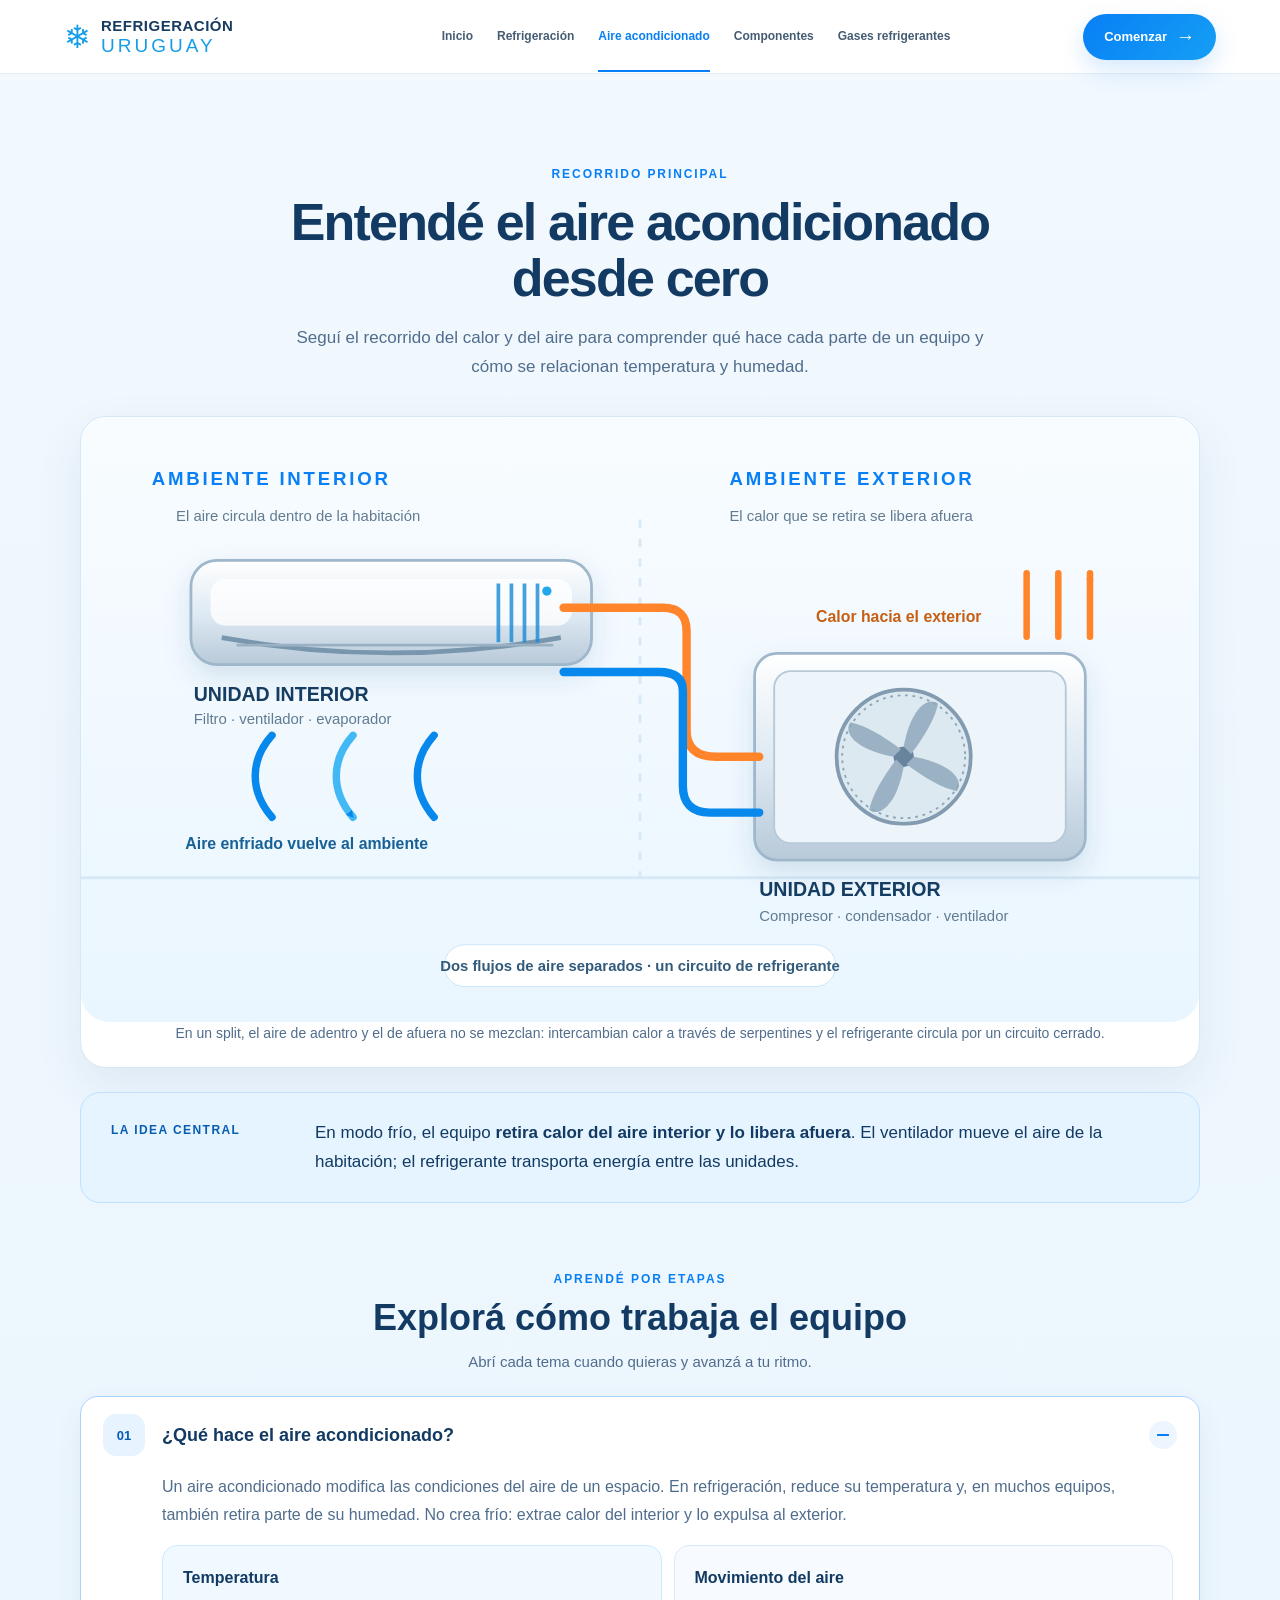
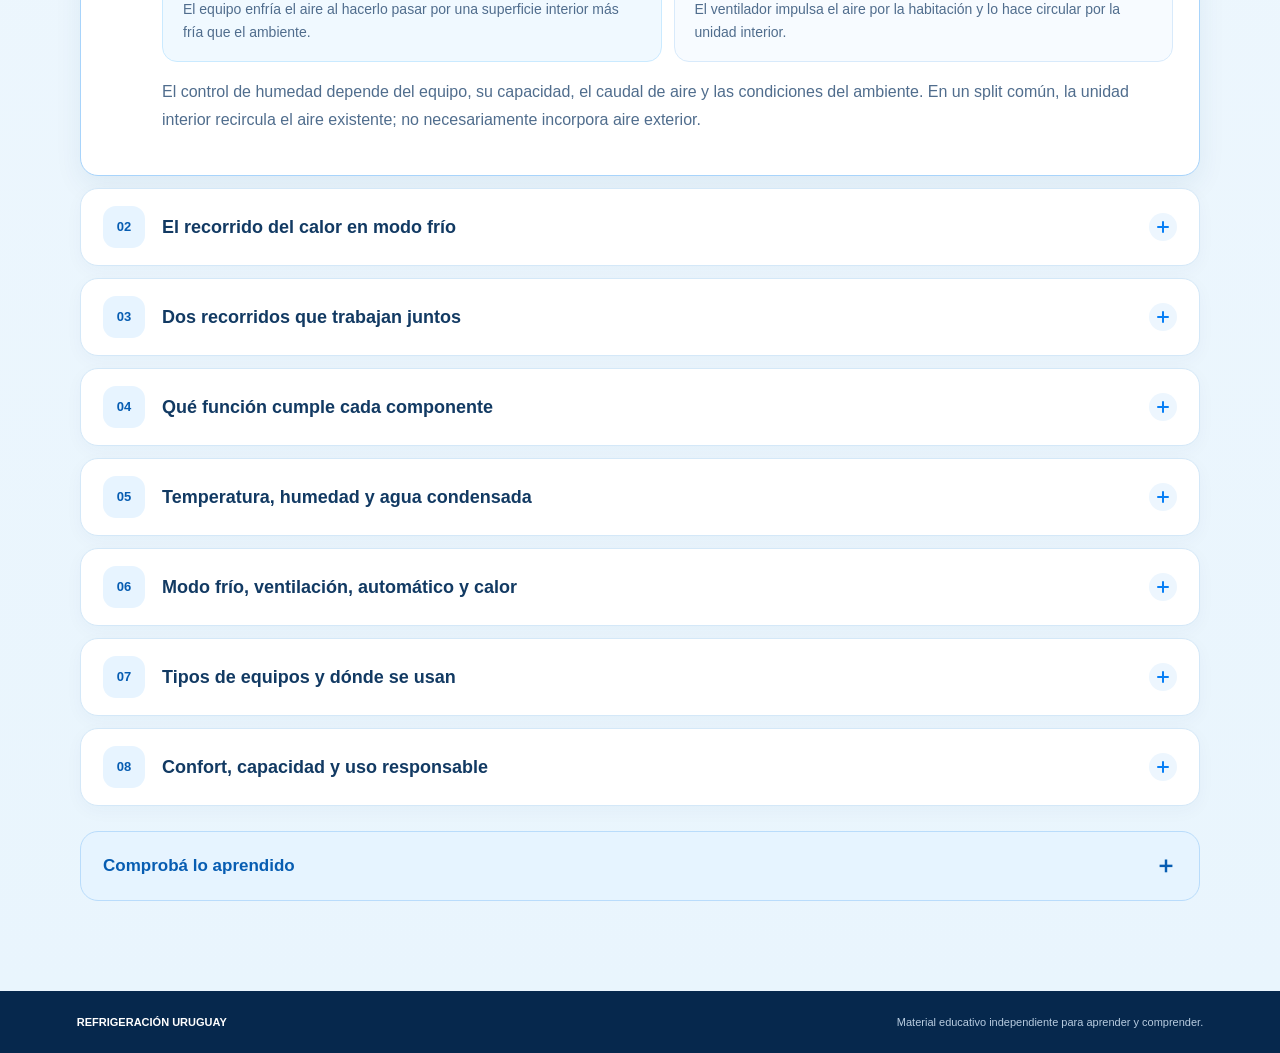
<file: aire-acondicionado.html>
<!DOCTYPE html>
<html lang="es">
<head>
  <meta charset="UTF-8">
  <meta name="viewport" content="width=device-width, initial-scale=1.0">
  <meta name="description" content="Aprendé cómo funciona el aire acondicionado: transferencia de calor, componentes, humedad, modos de funcionamiento y tipos de equipos.">
  <title>Aire acondicionado | Refrigeración Uruguay</title>
  <link rel="stylesheet" href="styles.css">
</head>
<body>
  <header class="site-header">
    <a href="index.html#inicio" class="logo">
      <span class="logo-icon">❄</span>
      <span class="logo-text"><strong>REFRIGERACIÓN</strong><small>URUGUAY</small></span>
    </a>
    <nav class="main-nav">
      <a href="index.html#inicio">Inicio</a>
      <a href="refrigeracion.html">Refrigeración</a>
      <a href="aire-acondicionado.html" class="active">Aire acondicionado</a>
      <a href="componentes.html">Componentes</a>
      <a href="gases-refrigerantes.html">Gases refrigerantes</a>
    </nav>
    <a href="#apartado-aire" class="header-button">Comenzar <span>→</span></a>
  </header>
  <main>
    <section class="rc-section" id="apartado-aire" aria-labelledby="aa-title">
      <div class="rc-wrap">
        <header class="rc-heading" id="funcionamiento-aire">
          <span class="rc-eyebrow">RECORRIDO PRINCIPAL</span>
          <h2 id="aa-title">Entendé el aire acondicionado desde cero</h2>
          <p>Seguí el recorrido del calor y del aire para comprender qué hace cada parte de un equipo y cómo se relacionan temperatura y humedad.</p>
        </header>

        <figure class="rc-diagram">
          <img src="assets/esquema-aire-acondicionado.svg" alt="Esquema de un aire acondicionado split: la unidad interior absorbe calor del aire del ambiente y la unidad exterior lo libera al exterior mediante el circuito refrigerante." fetchpriority="high">
          <figcaption>En un split, el aire de adentro y el de afuera no se mezclan: intercambian calor a través de serpentines y el refrigerante circula por un circuito cerrado.</figcaption>
        </figure>

        <aside class="rc-key-idea">
          <span class="rc-key-label">LA IDEA CENTRAL</span>
          <p>En modo frío, el equipo <strong>retira calor del aire interior y lo libera afuera</strong>. El ventilador mueve el aire de la habitación; el refrigerante transporta energía entre las unidades.</p>
        </aside>

        <div class="rc-lessons-heading">
          <span class="rc-eyebrow">APRENDÉ POR ETAPAS</span>
          <h3>Explorá cómo trabaja el equipo</h3>
          <p>Abrí cada tema cuando quieras y avanzá a tu ritmo.</p>
        </div>

        <div class="rc-lessons">
          <details class="rc-lesson" open>
            <summary><span class="rc-number">01</span><span class="rc-summary-text">¿Qué hace el aire acondicionado?</span><span class="rc-toggle" aria-hidden="true"></span></summary>
            <div class="rc-lesson-body">
              <p>Un aire acondicionado modifica las condiciones del aire de un espacio. En refrigeración, reduce su temperatura y, en muchos equipos, también retira parte de su humedad. No crea frío: extrae calor del interior y lo expulsa al exterior.</p>
              <div class="rc-two-columns">
                <div class="rc-note rc-note-cold"><h4>Temperatura</h4><p>El equipo enfría el aire al hacerlo pasar por una superficie interior más fría que el ambiente.</p></div>
                <div class="rc-note"><h4>Movimiento del aire</h4><p>El ventilador impulsa el aire por la habitación y lo hace circular por la unidad interior.</p></div>
              </div>
              <p>El control de humedad depende del equipo, su capacidad, el caudal de aire y las condiciones del ambiente. En un split común, la unidad interior recircula el aire existente; no necesariamente incorpora aire exterior.</p>
            </div>
          </details>

          <details class="rc-lesson">
            <summary><span class="rc-number">02</span><span class="rc-summary-text">El recorrido del calor en modo frío</span><span class="rc-toggle" aria-hidden="true"></span></summary>
            <div class="rc-lesson-body">
              <div class="rc-stage-grid">
                <article class="rc-stage"><span>1</span><h4>Absorción interior</h4><p>El refrigerante frío circula por el evaporador y absorbe calor del aire que mueve el ventilador interior.</p></article>
                <article class="rc-stage"><span>2</span><h4>Compresión</h4><p>El compresor recibe vapor refrigerante y eleva su presión y temperatura usando energía eléctrica.</p></article>
                <article class="rc-stage rc-stage-warm"><span>3</span><h4>Rechazo exterior</h4><p>En el condensador, el refrigerante libera al exterior el calor recogido dentro y el aporte del compresor.</p></article>
                <article class="rc-stage"><span>4</span><h4>Expansión</h4><p>El dispositivo de expansión reduce la presión del refrigerante y lo prepara para absorber calor otra vez.</p></article>
              </div>
              <p class="rc-takeaway">El ciclo se repite mientras el control pide enfriamiento y las condiciones de funcionamiento lo permiten.</p>
            </div>
          </details>

          <details class="rc-lesson">
            <summary><span class="rc-number">03</span><span class="rc-summary-text">Dos recorridos que trabajan juntos</span><span class="rc-toggle" aria-hidden="true"></span></summary>
            <div class="rc-lesson-body">
              <p>En un split conviven dos recorridos separados. Entender esta diferencia ayuda a leer el esquema y a evitar la idea equivocada de que el equipo simplemente “manda aire frío” desde afuera.</p>
              <div class="rc-two-columns">
                <div class="rc-note rc-note-cold"><h4>Recorrido del aire</h4><p>El ventilador interior toma aire de la habitación, lo hace pasar por el filtro y el evaporador, y lo devuelve más frío. El aire exterior pasa por la unidad exterior.</p></div>
                <div class="rc-note rc-note-warm"><h4>Recorrido del refrigerante</h4><p>El fluido circula entre las unidades por tuberías. Absorbe calor en el serpentín interior y lo libera en el exterior; no se mezcla con el aire de la habitación.</p></div>
              </div>
              <p>Las tuberías, el cableado y el drenaje conectan funciones distintas: el refrigerante transporta energía, la electricidad alimenta y controla el equipo, y el drenaje conduce el agua condensada.</p>
            </div>
          </details>

          <details class="rc-lesson">
            <summary><span class="rc-number">04</span><span class="rc-summary-text">Qué función cumple cada componente</span><span class="rc-toggle" aria-hidden="true"></span></summary>
            <div class="rc-lesson-body">
              <div class="rc-method-grid">
                <article class="rc-method"><h4>Unidad interior</h4><p>Contiene filtro, ventilador y evaporador. Distribuye el aire y transfiere calor desde la habitación al refrigerante.</p></article>
                <article class="rc-method"><h4>Compresor</h4><p>Impulsa el refrigerante por el circuito y eleva la presión del vapor para que pueda liberar calor afuera.</p></article>
                <article class="rc-method"><h4>Unidad exterior</h4><p>Aloja el condensador y su ventilador. Ayuda a transferir al ambiente exterior el calor retirado del interior.</p></article>
                <article class="rc-method"><h4>Expansión</h4><p>Regula el paso del refrigerante hacia el evaporador y provoca la caída de presión necesaria para el ciclo.</p></article>
                <article class="rc-method"><h4>Control y sensores</h4><p>Miden condiciones y coordinan el funcionamiento para acercarse al ajuste elegido.</p></article>
                <article class="rc-method"><h4>Filtro y drenaje</h4><p>El filtro retiene parte de las partículas del aire. El drenaje evacua el agua que se forma en la unidad interior.</p></article>
              </div>
            </div>
          </details>

          <details class="rc-lesson">
            <summary><span class="rc-number">05</span><span class="rc-summary-text">Temperatura, humedad y agua condensada</span><span class="rc-toggle" aria-hidden="true"></span></summary>
            <div class="rc-lesson-body">
              <p>El aire contiene vapor de agua. Cuando toca el evaporador y se enfría lo suficiente, parte de ese vapor puede convertirse en gotas sobre el serpentín. Esas gotas caen a una bandeja y salen por el drenaje.</p>
              <div class="rc-two-columns">
                <div class="rc-note"><h4>Enfriar</h4><p>El intercambio de calor baja la temperatura del aire que atraviesa el evaporador.</p></div>
                <div class="rc-note rc-note-cold"><h4>Deshumidificar</h4><p>Al condensarse parte del vapor de agua, el equipo reduce la humedad del aire recirculado.</p></div>
              </div>
              <p>El resultado cambia con la humedad, la temperatura, el caudal de aire y el tiempo de funcionamiento. Enfriar mucho no siempre significa quitar humedad de forma adecuada; el confort depende de ambas condiciones.</p>
            </div>
          </details>

          <details class="rc-lesson">
            <summary><span class="rc-number">06</span><span class="rc-summary-text">Modo frío, ventilación, automático y calor</span><span class="rc-toggle" aria-hidden="true"></span></summary>
            <div class="rc-lesson-body">
              <ul class="rc-state-list">
                <li><strong>Frío:</strong> el circuito retira calor del interior y lo libera afuera.</li>
                <li><strong>Ventilación:</strong> mueve el aire con el ventilador; por sí sola no equivale a enfriar con el ciclo frigorífico.</li>
                <li><strong>Automático:</strong> el equipo elige o ajusta el funcionamiento según su control y configuración.</li>
                <li><strong>Calor:</strong> solo está disponible en equipos reversibles, como una bomba de calor. Una válvula invierte el recorrido térmico para llevar calor hacia adentro.</li>
              </ul>
              <p>Los nombres y opciones del control cambian según el modelo. Un equipo solo frío no puede calentar mediante el ciclo de refrigeración.</p>
            </div>
          </details>

          <details class="rc-lesson">
            <summary><span class="rc-number">07</span><span class="rc-summary-text">Tipos de equipos y dónde se usan</span><span class="rc-toggle" aria-hidden="true"></span></summary>
            <div class="rc-lesson-body">
              <div class="rc-method-grid">
                <article class="rc-method"><h4>Split</h4><p>Separa la unidad interior de la exterior; es habitual en viviendas y espacios pequeños.</p></article>
                <article class="rc-method"><h4>Multi-split</h4><p>Una unidad exterior se conecta a varias unidades interiores compatibles.</p></article>
                <article class="rc-method"><h4>Ventana o compacto</h4><p>Integra los componentes principales en una sola carcasa instalada en una abertura.</p></article>
                <article class="rc-method"><h4>Portátil</h4><p>Se ubica dentro del ambiente y expulsa calor mediante un conducto hacia el exterior.</p></article>
                <article class="rc-method"><h4>Central por conductos</h4><p>Distribuye aire acondicionado a varios espacios mediante una red de conductos.</p></article>
                <article class="rc-method"><h4>Bomba de calor</h4><p>Puede trasladar calor en ambos sentidos y ofrecer refrigeración y calefacción.</p></article>
              </div>
              <p>La elección depende del espacio, su aislamiento, el clima, la distribución, el uso y la capacidad del equipo. No existe un único tipo ideal para todos los ambientes.</p>
            </div>
          </details>

          <details class="rc-lesson">
            <summary><span class="rc-number">08</span><span class="rc-summary-text">Confort, capacidad y uso responsable</span><span class="rc-toggle" aria-hidden="true"></span></summary>
            <div class="rc-lesson-body">
              <p>La capacidad necesaria depende, entre otros factores, del tamaño y orientación del espacio, las ventanas, el aislamiento, las personas, los equipos que generan calor y el clima. Un equipo mal dimensionado puede dar un confort deficiente o funcionar de forma poco conveniente.</p>
              <div class="rc-two-columns">
                <div class="rc-note rc-note-cold"><h4>Favorecé el intercambio</h4><p>Mantené libres las entradas y salidas de aire, y evitá bloquear las unidades con cortinas, muebles u objetos.</p></div>
                <div class="rc-note"><h4>Cuidá el funcionamiento</h4><p>Usá el filtro y las tareas de limpieza indicadas para tu modelo. La revisión de circuitos eléctricos o refrigerantes corresponde a personal calificado.</p></div>
              </div>
              <p>Sellar filtraciones y reducir el ingreso directo del sol puede ayudar a mantener el confort. El valor elegido en el control no cambia la velocidad con que el equipo puede enfriar cualquier ambiente: el resultado depende de la carga térmica y de la capacidad disponible.</p>
            </div>
          </details>
        </div>

        <details class="rc-quiz">
          <summary>Comprobá lo aprendido <span aria-hidden="true">＋</span></summary>
          <div class="rc-quiz-body">
            <ol>
              <li>En modo frío, ¿de dónde retira calor el equipo y dónde lo libera?</li>
              <li>¿Se mezclan el aire interior y el exterior en un split típico?</li>
              <li>¿Qué provoca la aparición de agua en el evaporador?</li>
              <li>¿Qué característica permite que algunos equipos también calienten?</li>
            </ol>
            <p><strong>Respuestas:</strong> lo retira del ambiente interior y lo libera afuera; no, los recorridos de aire permanecen separados; parte del vapor de agua se condensa en la superficie fría; el equipo reversible invierte el recorrido térmico.</p>
          </div>
        </details>
      </div>
    </section>
  </main>
  <footer>
    <strong>REFRIGERACIÓN URUGUAY</strong>
    <span>Material educativo independiente para aprender y comprender.</span>
  </footer>
</body>
</html>
</file>
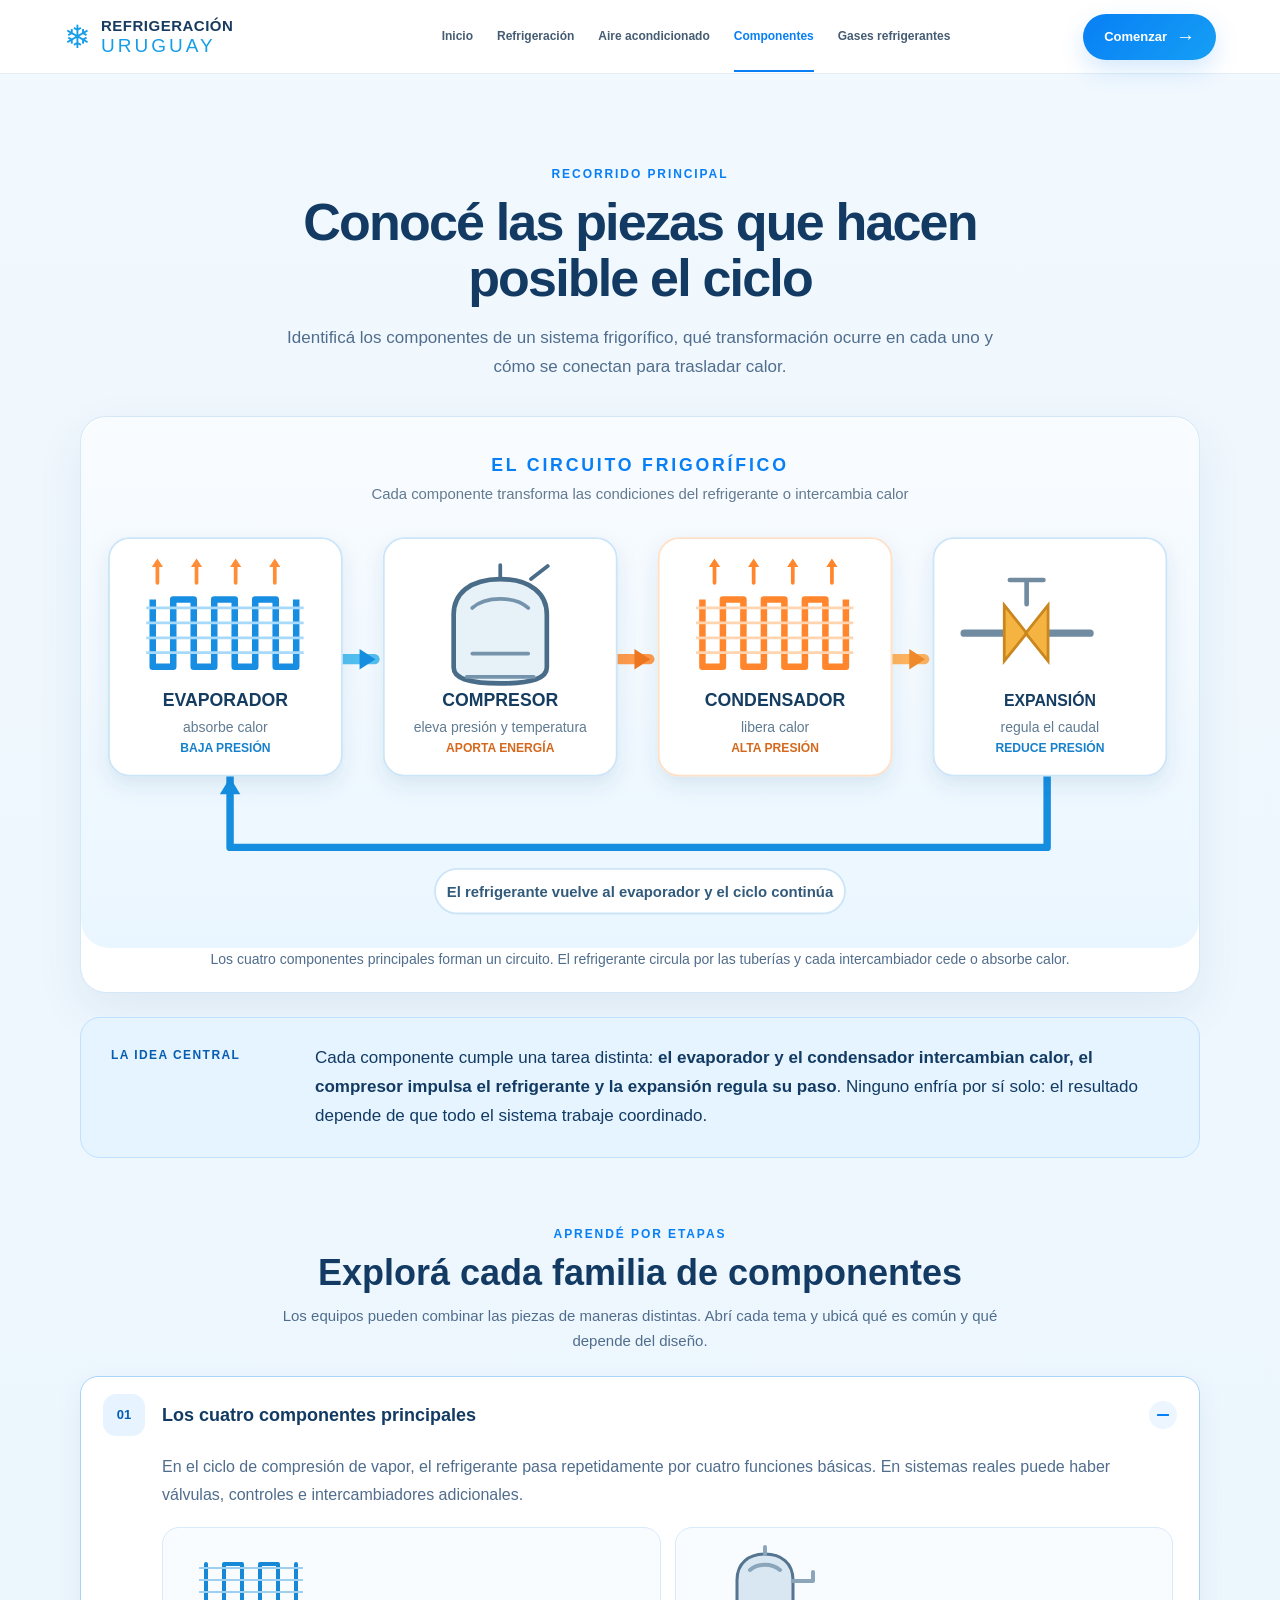
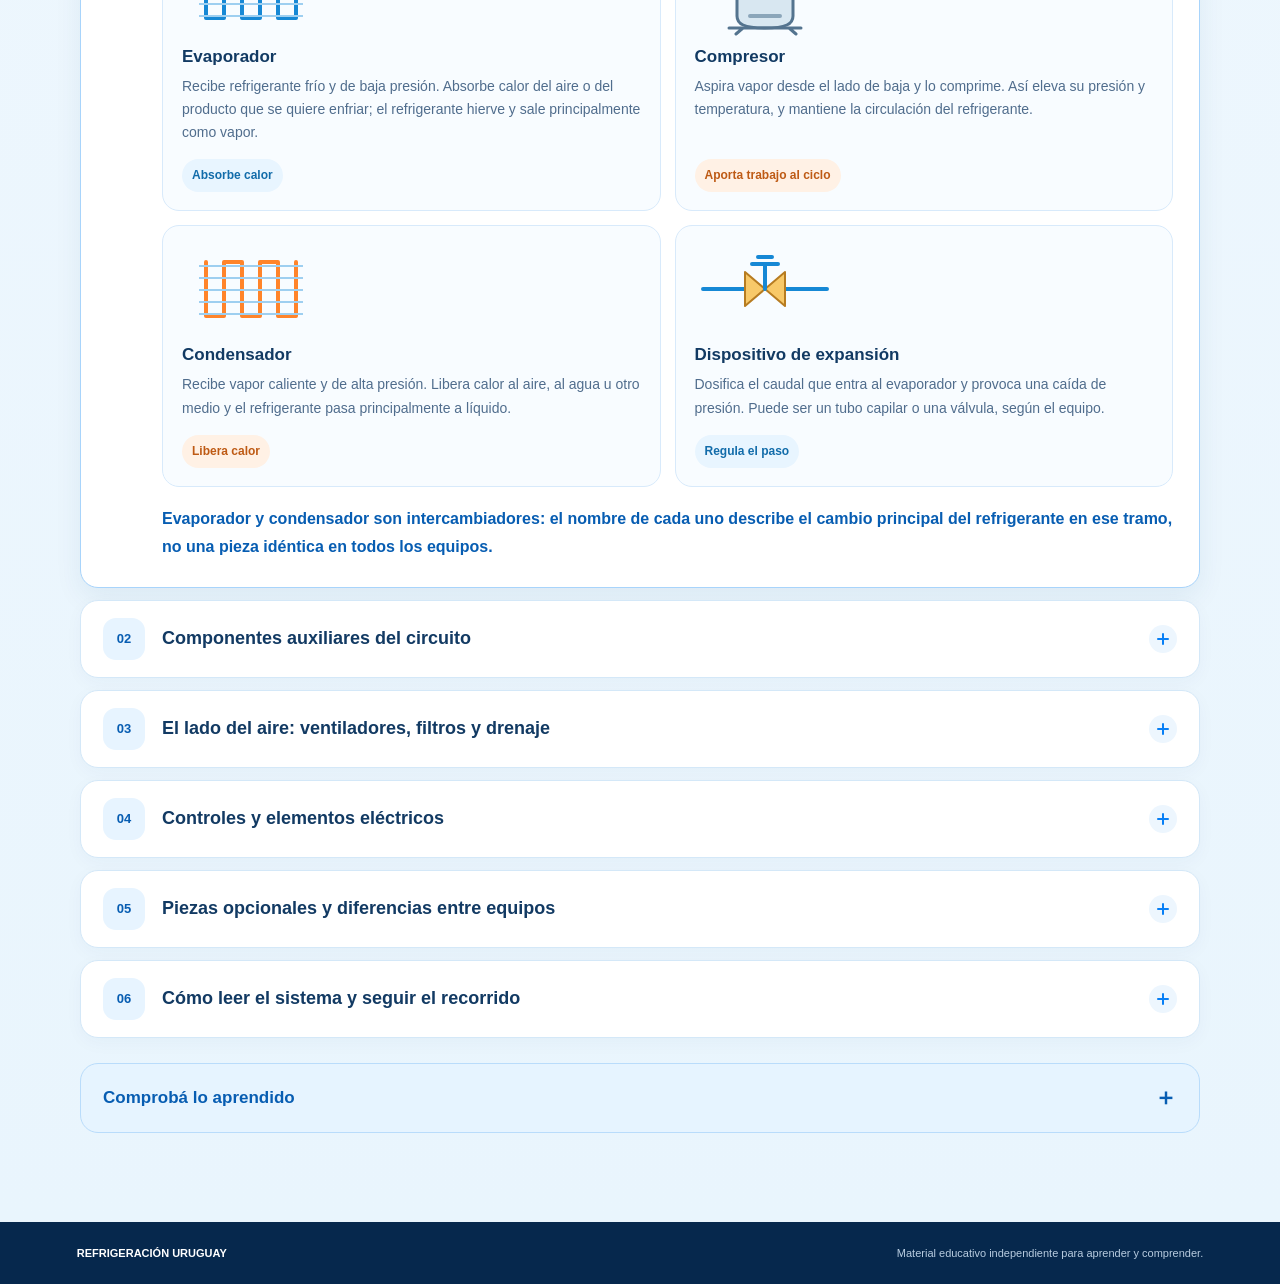
<file: componentes.html>
<!DOCTYPE html>
<html lang="es">
<head>
  <meta charset="UTF-8">
  <meta name="viewport" content="width=device-width, initial-scale=1.0">
  <meta name="description" content="Aprendé qué función cumple cada componente de un sistema de refrigeración y cómo trabajan juntos.">
  <title>Componentes | Refrigeración Uruguay</title>
  <link rel="stylesheet" href="styles.css">
</head>
<body>
  <header class="site-header">
    <a href="index.html#inicio" class="logo">
      <span class="logo-icon">❄</span>
      <span class="logo-text"><strong>REFRIGERACIÓN</strong><small>URUGUAY</small></span>
    </a>
    <nav class="main-nav">
      <a href="index.html#inicio">Inicio</a>
      <a href="refrigeracion.html">Refrigeración</a>
      <a href="aire-acondicionado.html">Aire acondicionado</a>
      <a href="componentes.html" class="active">Componentes</a>
      <a href="gases-refrigerantes.html">Gases refrigerantes</a>
    </nav>
    <a href="#apartado-componentes" class="header-button">Comenzar <span>→</span></a>
  </header>
  <main>
    <section class="rc-section components-topic" id="apartado-componentes" aria-labelledby="components-title">
      <div class="rc-wrap">
        <header class="rc-heading" id="los-principales">
          <span class="rc-eyebrow">RECORRIDO PRINCIPAL</span>
          <h2 id="components-title">Conocé las piezas que hacen posible el ciclo</h2>
          <p>Identificá los componentes de un sistema frigorífico, qué transformación ocurre en cada uno y cómo se conectan para trasladar calor.</p>
        </header>

        <figure class="rc-diagram">
          <img src="assets/esquema-componentes.svg" alt="Diagrama original del ciclo con evaporador, compresor, condensador y dispositivo de expansión conectados en un circuito cerrado.">
          <figcaption>Los cuatro componentes principales forman un circuito. El refrigerante circula por las tuberías y cada intercambiador cede o absorbe calor.</figcaption>
        </figure>

        <aside class="rc-key-idea">
          <span class="rc-key-label">LA IDEA CENTRAL</span>
          <p>Cada componente cumple una tarea distinta: <strong>el evaporador y el condensador intercambian calor, el compresor impulsa el refrigerante y la expansión regula su paso</strong>. Ninguno enfría por sí solo: el resultado depende de que todo el sistema trabaje coordinado.</p>
        </aside>

        <div class="rc-lessons-heading">
          <span class="rc-eyebrow">APRENDÉ POR ETAPAS</span>
          <h3>Explorá cada familia de componentes</h3>
          <p>Los equipos pueden combinar las piezas de maneras distintas. Abrí cada tema y ubicá qué es común y qué depende del diseño.</p>
        </div>

        <div class="rc-lessons">
          <details class="rc-lesson" open>
            <summary><span class="rc-number">01</span><span class="rc-summary-text">Los cuatro componentes principales</span><span class="rc-toggle" aria-hidden="true"></span></summary>
            <div class="rc-lesson-body">
              <p>En el ciclo de compresión de vapor, el refrigerante pasa repetidamente por cuatro funciones básicas. En sistemas reales puede haber válvulas, controles e intercambiadores adicionales.</p>
              <div class="component-grid">
                <article class="component-card">
                  <svg class="component-art" viewBox="0 0 140 90" role="img" aria-label="Dibujo de un serpentín evaporador"><path class="coil-cold" d="M24 18v54h18V18h18v54h18V18h18v54h18V18"/><path class="coil-fin" d="M17 22h104M17 34h104M17 46h104M17 58h104M17 70h104"/></svg>
                  <h4>Evaporador</h4><p>Recibe refrigerante frío y de baja presión. Absorbe calor del aire o del producto que se quiere enfriar; el refrigerante hierve y sale principalmente como vapor.</p>
                  <span class="component-location cold">Absorbe calor</span>
                </article>
                <article class="component-card">
                  <svg class="component-art" viewBox="0 0 140 90" role="img" aria-label="Dibujo de un compresor hermético"><path class="compressor-shell" d="M42 70V34c0-17 12-26 28-26s28 9 28 26v36c0 8-7 12-28 12s-28-4-28-12Z"/><path class="compressor-line" d="M55 24c8-7 22-7 30 0M55 70h30M70 8V1M98 35h20v-9"/><path class="compressor-base" d="M34 82h72m-58 0-7 6m53-6 7 6"/></svg>
                  <h4>Compresor</h4><p>Aspira vapor desde el lado de baja y lo comprime. Así eleva su presión y temperatura, y mantiene la circulación del refrigerante.</p>
                  <span class="component-location warm">Aporta trabajo al ciclo</span>
                </article>
                <article class="component-card">
                  <svg class="component-art" viewBox="0 0 140 90" role="img" aria-label="Dibujo de un serpentín condensador"><path class="coil-warm" d="M24 18v54h18V18h18v54h18V18h18v54h18V18"/><path class="coil-fin" d="M17 22h104M17 34h104M17 46h104M17 58h104M17 70h104"/></svg>
                  <h4>Condensador</h4><p>Recibe vapor caliente y de alta presión. Libera calor al aire, al agua u otro medio y el refrigerante pasa principalmente a líquido.</p>
                  <span class="component-location warm">Libera calor</span>
                </article>
                <article class="component-card">
                  <svg class="component-art" viewBox="0 0 140 90" role="img" aria-label="Dibujo de una válvula de expansión"><path class="valve-pipe" d="M8 45h42m40 0h42"/><path class="valve-body" d="m50 28 20 17-20 17Zm40 0L70 45l20 17Z"/><path class="valve-stem" d="M70 45V20m-13 0h26m-20-7h14"/></svg>
                  <h4>Dispositivo de expansión</h4><p>Dosifica el caudal que entra al evaporador y provoca una caída de presión. Puede ser un tubo capilar o una válvula, según el equipo.</p>
                  <span class="component-location cold">Regula el paso</span>
                </article>
              </div>
              <p class="rc-takeaway">Evaporador y condensador son intercambiadores: el nombre de cada uno describe el cambio principal del refrigerante en ese tramo, no una pieza idéntica en todos los equipos.</p>
            </div>
          </details>

          <details class="rc-lesson">
            <summary><span class="rc-number">02</span><span class="rc-summary-text">Componentes auxiliares del circuito</span><span class="rc-toggle" aria-hidden="true"></span></summary>
            <div class="rc-lesson-body">
              <p>Estas piezas ayudan a almacenar, limpiar, proteger o facilitar la lectura del circuito. Su presencia y ubicación dependen del tipo de sistema.</p>
              <div class="component-grid component-grid-three">
                <article class="component-card">
                  <svg class="component-art" viewBox="0 0 140 90" role="img" aria-label="Dibujo de un filtro secador en una tubería"><path class="valve-pipe" d="M6 45h34m60 0h34"/><rect class="aux-body" x="40" y="29" width="60" height="32" rx="15"/><path class="aux-detail" d="M52 36v18m8-18v18m8-18v18m8-18v18m8-18v18"/></svg>
                  <h4>Filtro secador</h4><p>Retiene partículas y ayuda a reducir humedad dentro del circuito. Protege componentes sensibles, especialmente el dispositivo de expansión.</p>
                </article>
                <article class="component-card">
                  <svg class="component-art" viewBox="0 0 140 90" role="img" aria-label="Dibujo de un recipiente acumulador"><path class="aux-body" d="M42 18h56v50c0 10-11 16-28 16S42 78 42 68Z"/><path class="aux-detail" d="M42 31h56M57 18v28q0 8 13 8"/><path class="valve-pipe" d="M28 18v15h29m26 21h29v-20"/></svg>
                  <h4>Recipiente y acumulador</h4><p>El recipiente de líquido puede almacenar refrigerante líquido en el lado de alta. El acumulador de succión ayuda a evitar que llegue líquido al compresor. No son la misma pieza y no todos los equipos tienen ambos.</p>
                </article>
                <article class="component-card">
                  <svg class="component-art" viewBox="0 0 140 90" role="img" aria-label="Dibujo de un visor de líquido"><path class="valve-pipe" d="M5 45h40m50 0h40"/><circle class="sight-ring" cx="70" cy="45" r="24"/><circle class="sight-fluid" cx="70" cy="45" r="14"/><path class="aux-detail" d="m62 47 6 6 12-15"/></svg>
                  <h4>Visor de líquido</h4><p>Una ventana permite observar el fluido en ciertos diseños. Por sí sola, una burbuja o un cambio de color no confirma la causa de una falla ni la carga correcta.</p>
                </article>
                <article class="component-card">
                  <svg class="component-art" viewBox="0 0 140 90" role="img" aria-label="Dibujo de una válvula de servicio"><path class="valve-pipe" d="M10 58h120M70 58V30"/><circle class="aux-body" cx="70" cy="27" r="17"/><path class="aux-detail" d="M58 27h24m-12-12v24m-8-31h16"/></svg>
                  <h4>Válvulas y puertos de servicio</h4><p>Permiten aislar o acceder a sectores en equipos que los incorporan. Se utilizan en procedimientos técnicos con instrumentos y prácticas adecuadas.</p>
                </article>
                <article class="component-card">
                  <svg class="component-art" viewBox="0 0 140 90" role="img" aria-label="Dibujo de una trampa de aceite y separador"><path class="valve-pipe" d="M14 21v45q0 14 14 14h84q14 0 14-14V21"/><path class="aux-body" d="M54 27h32v39H54z"/><path class="aux-detail" d="M54 52h32m-25 7h18"/></svg>
                  <h4>Gestión del aceite</h4><p>El aceite lubrica el compresor y circula en cierta medida con el refrigerante. Algunos sistemas añaden separadores o trampas según su diseño y recorrido de tuberías.</p>
                </article>
                <article class="component-card">
                  <svg class="component-art" viewBox="0 0 140 90" role="img" aria-label="Dibujo de tuberías aisladas"><path class="pipe-hot" d="M16 29h108"/><path class="pipe-cold" d="M16 61h108"/><path class="pipe-cover" d="M31 21v48m26-48v48m26-48v48"/></svg>
                  <h4>Tuberías y aislamiento</h4><p>Conectan las partes por las que circula refrigerante. El diámetro, trazado, soporte y aislamiento se seleccionan para el sistema concreto.</p>
                </article>
              </div>
            </div>
          </details>

          <details class="rc-lesson">
            <summary><span class="rc-number">03</span><span class="rc-summary-text">El lado del aire: ventiladores, filtros y drenaje</span><span class="rc-toggle" aria-hidden="true"></span></summary>
            <div class="rc-lesson-body">
              <p>El circuito de aire y el de refrigerante se mantienen separados, pero se encuentran térmicamente en los intercambiadores.</p>
              <div class="component-grid component-grid-three">
                <article class="component-card">
                  <svg class="component-art" viewBox="0 0 140 90" role="img" aria-label="Dibujo de un ventilador axial"><circle class="fan-ring" cx="70" cy="45" r="35"/><circle class="fan-hub" cx="70" cy="45" r="7"/><path class="fan-blade" d="M70 38c4-19 15-24 21-19-2 10-8 17-16 23m2 3c19 4 24 15 19 21-10-2-17-8-23-16m-3 2c-4 19-15 24-21 19 2-10 8-17 16-23m-2-3c-19-4-24-15-19-21 10 2 17 8 23 16"/></svg>
                  <h4>Ventilador o soplador</h4><p>Mueve aire a través de las aletas del intercambiador. El axial es frecuente en unidades exteriores; la turbina o soplador suele impulsar aire en interiores.</p>
                </article>
                <article class="component-card">
                  <svg class="component-art" viewBox="0 0 140 90" role="img" aria-label="Dibujo de un filtro de aire"><rect class="filter-frame" x="31" y="12" width="78" height="66" rx="5"/><path class="filter-line" d="m40 20 18 50m0-50 18 50m0-50 18 50m-54-50 18 50m18-50 18 50"/></svg>
                  <h4>Filtro de aire</h4><p>Retiene parte del polvo antes de que el aire llegue al serpentín. No es el filtro secador del circuito refrigerante: son piezas distintas y filtran medios diferentes.</p>
                </article>
                <article class="component-card">
                  <svg class="component-art" viewBox="0 0 140 90" role="img" aria-label="Dibujo de una bandeja y drenaje de condensado"><path class="drain-pan" d="M20 28h100l-10 29H30Z"/><path class="drain-line" d="M110 57v12q0 7 9 7h12"/><path class="water-drop" d="M68 16c-8 11-12 16-12 22a12 12 0 0 0 24 0c0-6-4-11-12-22Z"/></svg>
                  <h4>Bandeja y drenaje</h4><p>Recogen y conducen el agua que se condensa sobre una superficie fría. El agua de drenaje no es refrigerante: procede de la humedad del aire.</p>
                </article>
              </div>
              <p class="rc-takeaway">Serpentín limpio, filtro apropiado y flujo de aire libre ayudan al intercambio; las tareas de acceso interno dependen del equipo y deben seguir sus indicaciones.</p>
            </div>
          </details>

          <details class="rc-lesson">
            <summary><span class="rc-number">04</span><span class="rc-summary-text">Controles y elementos eléctricos</span><span class="rc-toggle" aria-hidden="true"></span></summary>
            <div class="rc-lesson-body">
              <div class="component-grid component-grid-three">
                <article class="component-card">
                  <svg class="component-art" viewBox="0 0 140 90" role="img" aria-label="Dibujo de un termostato y sensor"><rect class="control-box" x="35" y="12" width="70" height="66" rx="12"/><rect class="control-screen" x="46" y="23" width="48" height="20" rx="4"/><path class="control-mark" d="M55 57h30m-24 8h18"/><circle class="sensor-dot" cx="70" cy="33" r="4"/></svg>
                  <h4>Termostato y sensores</h4><p>El control compara las mediciones con el ajuste elegido. Sensores de temperatura pueden vigilar el aire, serpentines u otras condiciones según el equipo.</p>
                </article>
                <article class="component-card">
                  <svg class="component-art" viewBox="0 0 140 90" role="img" aria-label="Dibujo de una placa de control"><rect class="board" x="26" y="12" width="88" height="66" rx="6"/><path class="board-trace" d="M42 28h20v15h28m-48 8h15v14h32m0-37v16h14m-22 7v14"/><circle class="sensor-dot" cx="42" cy="28" r="4"/><circle class="sensor-dot" cx="90" cy="43" r="4"/><rect class="chip" x="63" y="25" width="18" height="18" rx="3"/></svg>
                  <h4>Placa electrónica</h4><p>Coordina sensores, ventiladores y compresor; en equipos modernos puede modular la capacidad y gestionar protecciones y modos.</p>
                </article>
                <article class="component-card">
                  <svg class="component-art" viewBox="0 0 140 90" role="img" aria-label="Dibujo de contactos eléctricos"><rect class="control-box" x="34" y="18" width="72" height="54" rx="7"/><path class="electric-line" d="M17 32h23m66 0h18M17 58h23m66 0h18M51 43l15-11m8 26 15-11"/><circle class="sensor-dot" cx="48" cy="32" r="4"/><circle class="sensor-dot" cx="92" cy="58" r="4"/></svg>
                  <h4>Alimentación y protecciones</h4><p>Conductores, conexiones, dispositivos de maniobra y protecciones suministran y controlan la energía eléctrica. Su configuración varía con la potencia y el diseño.</p>
                </article>
              </div>
              <p>Capacitores, contactores, relés, variadores y otros elementos aparecen en algunos equipos. La placa y el esquema eléctrico del modelo permiten identificar qué tiene cada uno.</p>
            </div>
          </details>

          <details class="rc-lesson">
            <summary><span class="rc-number">05</span><span class="rc-summary-text">Piezas opcionales y diferencias entre equipos</span><span class="rc-toggle" aria-hidden="true"></span></summary>
            <div class="rc-lesson-body">
              <div class="rc-two-columns">
                <div class="rc-note rc-note-cold"><h4>Equipo solo frío</h4><p>El intercambiador interior actúa como evaporador y el exterior como condensador durante el enfriamiento.</p></div>
                <div class="rc-note rc-note-warm"><h4>Bomba de calor</h4><p>Una válvula inversora y otros controles permiten invertir la función de los intercambiadores para calentar o enfriar.</p></div>
              </div>
              <ul class="rc-state-list">
                <li><strong>Capilar:</strong> tubo estrecho de longitud y diámetro definidos que dosifica el refrigerante en diseños sencillos.</li>
                <li><strong>Válvula termostática o electrónica:</strong> regula el paso de refrigerante de manera diferente según el diseño y control.</li>
                <li><strong>Receptor de líquido y acumulador de succión:</strong> cumplen funciones en lados distintos del circuito; no se sustituyen uno por otro.</li>
                <li><strong>Separador de aceite, válvulas de retención y silenciadores:</strong> se incorporan cuando el circuito y las condiciones de trabajo lo requieren.</li>
                <li><strong>Intercambiadores adicionales:</strong> pueden recuperar calor o adaptarse a sistemas con agua, conductos o múltiples unidades interiores.</li>
              </ul>
              <p>Por eso, un diagrama didáctico muestra las funciones básicas; el esquema real puede tener más elementos y una disposición distinta.</p>
            </div>
          </details>

          <details class="rc-lesson">
            <summary><span class="rc-number">06</span><span class="rc-summary-text">Cómo leer el sistema y seguir el recorrido</span><span class="rc-toggle" aria-hidden="true"></span></summary>
            <div class="rc-lesson-body">
              <ol class="component-reading-list">
                <li>Encontrá primero evaporador, compresor, condensador y expansión.</li>
                <li>Seguí las tuberías para ubicar por dónde circula el refrigerante.</li>
                <li>Separá ese recorrido del aire que impulsan los ventiladores.</li>
                <li>Después ubicá filtros, controles, drenaje y accesorios que tenga ese modelo.</li>
                <li>En una bomba de calor, identificá la válvula inversora y el modo representado.</li>
              </ol>
              <div class="component-note"><strong>Importante:</strong> los síntomas no identifican por sí solos una pieza dañada. Diagnosticar requiere medir el sistema y consultar la documentación correspondiente; refrigerante y electricidad deben ser manejados por personal calificado.</div>
            </div>
          </details>
        </div>

        <details class="rc-quiz">
          <summary>Comprobá lo aprendido <span aria-hidden="true">＋</span></summary>
          <div class="rc-quiz-body">
            <ol>
              <li>¿Qué componente absorbe calor y en cuál se libera al ambiente?</li>
              <li>¿Qué cambios principales produce el compresor en el vapor?</li>
              <li>¿En qué se diferencian el filtro de aire y el filtro secador?</li>
              <li>¿El recipiente de líquido y el acumulador de succión son intercambiables?</li>
              <li>¿Qué pieza permite invertir el funcionamiento de una bomba de calor?</li>
            </ol>
            <p><strong>Respuestas:</strong> el evaporador absorbe y el condensador libera; el compresor aumenta presión y temperatura; uno limpia aire y el otro protege el circuito de refrigerante; no, trabajan en lados y condiciones diferentes; la válvula inversora junto con los controles.</p>
          </div>
        </details>
      </div>
    </section>
  </main>
  <footer>
    <strong>REFRIGERACIÓN URUGUAY</strong>
    <span>Material educativo independiente para aprender y comprender.</span>
  </footer>
</body>
</html>
</file>
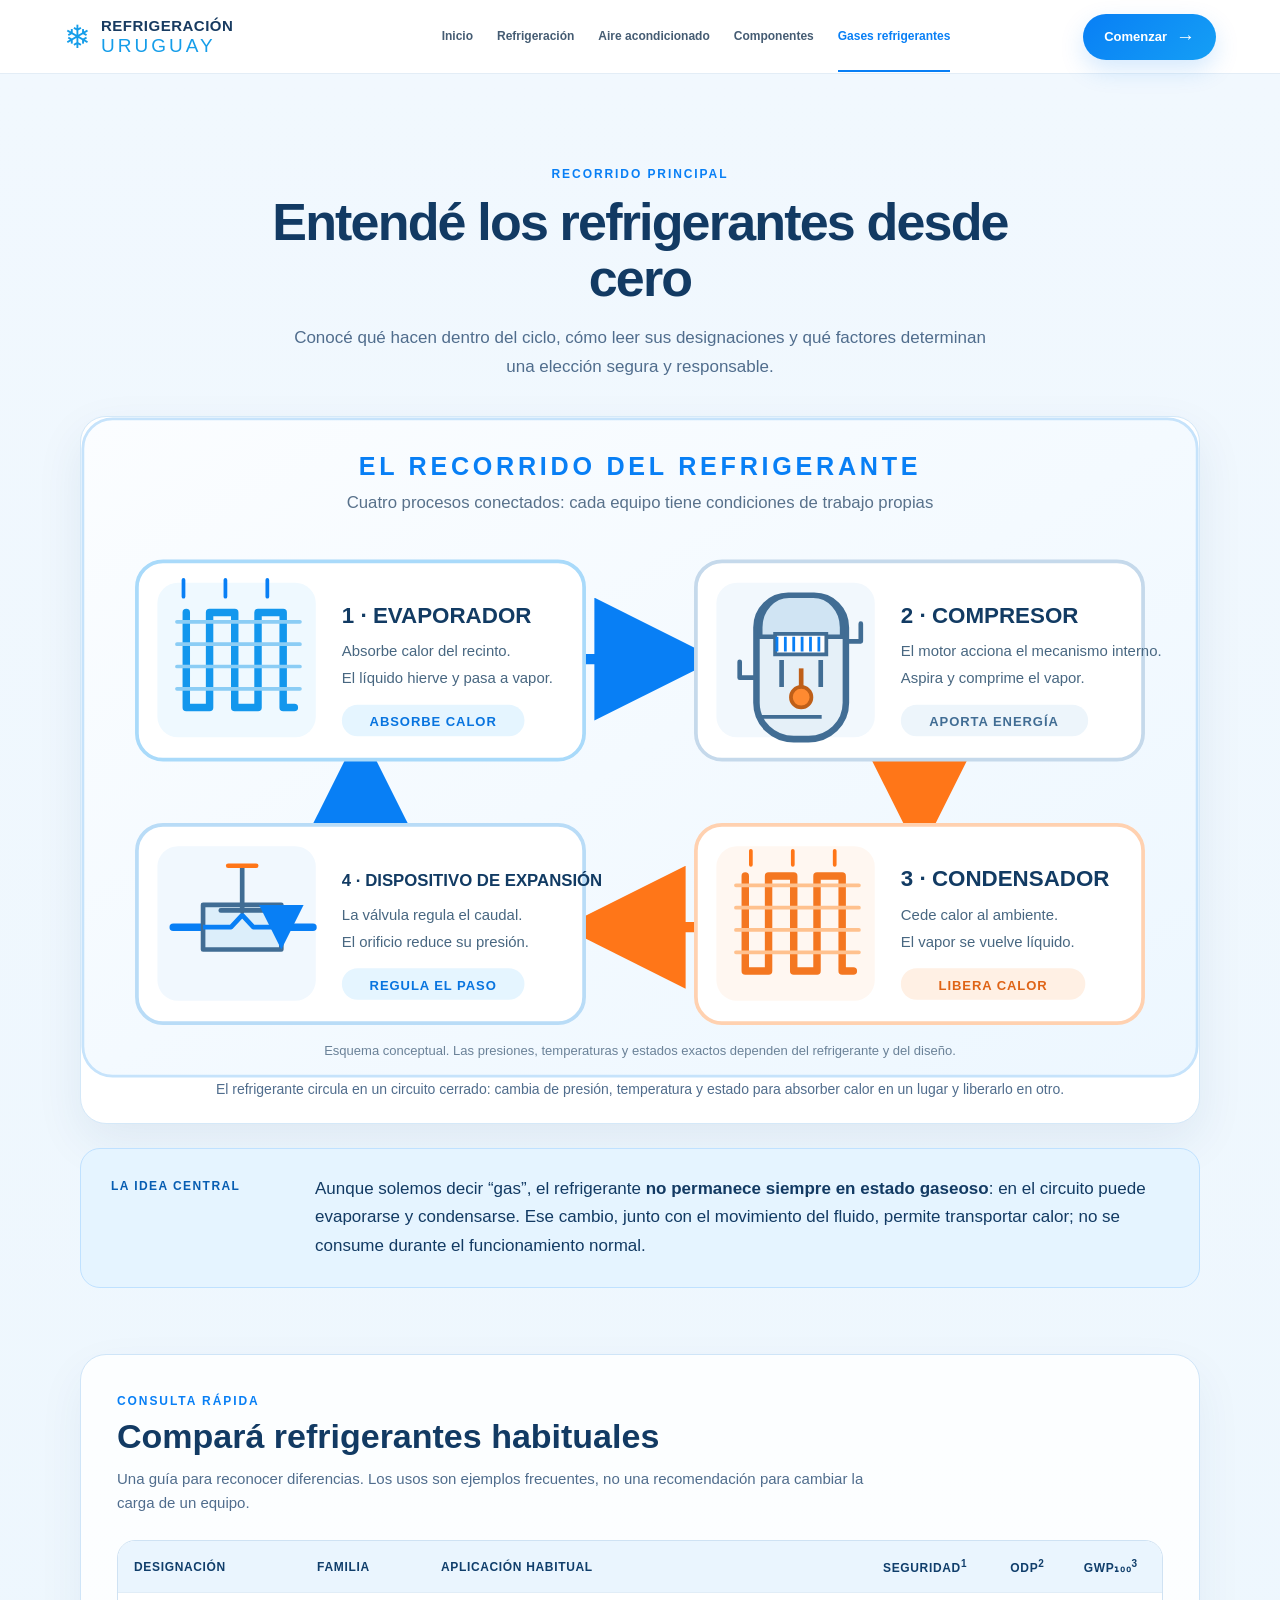
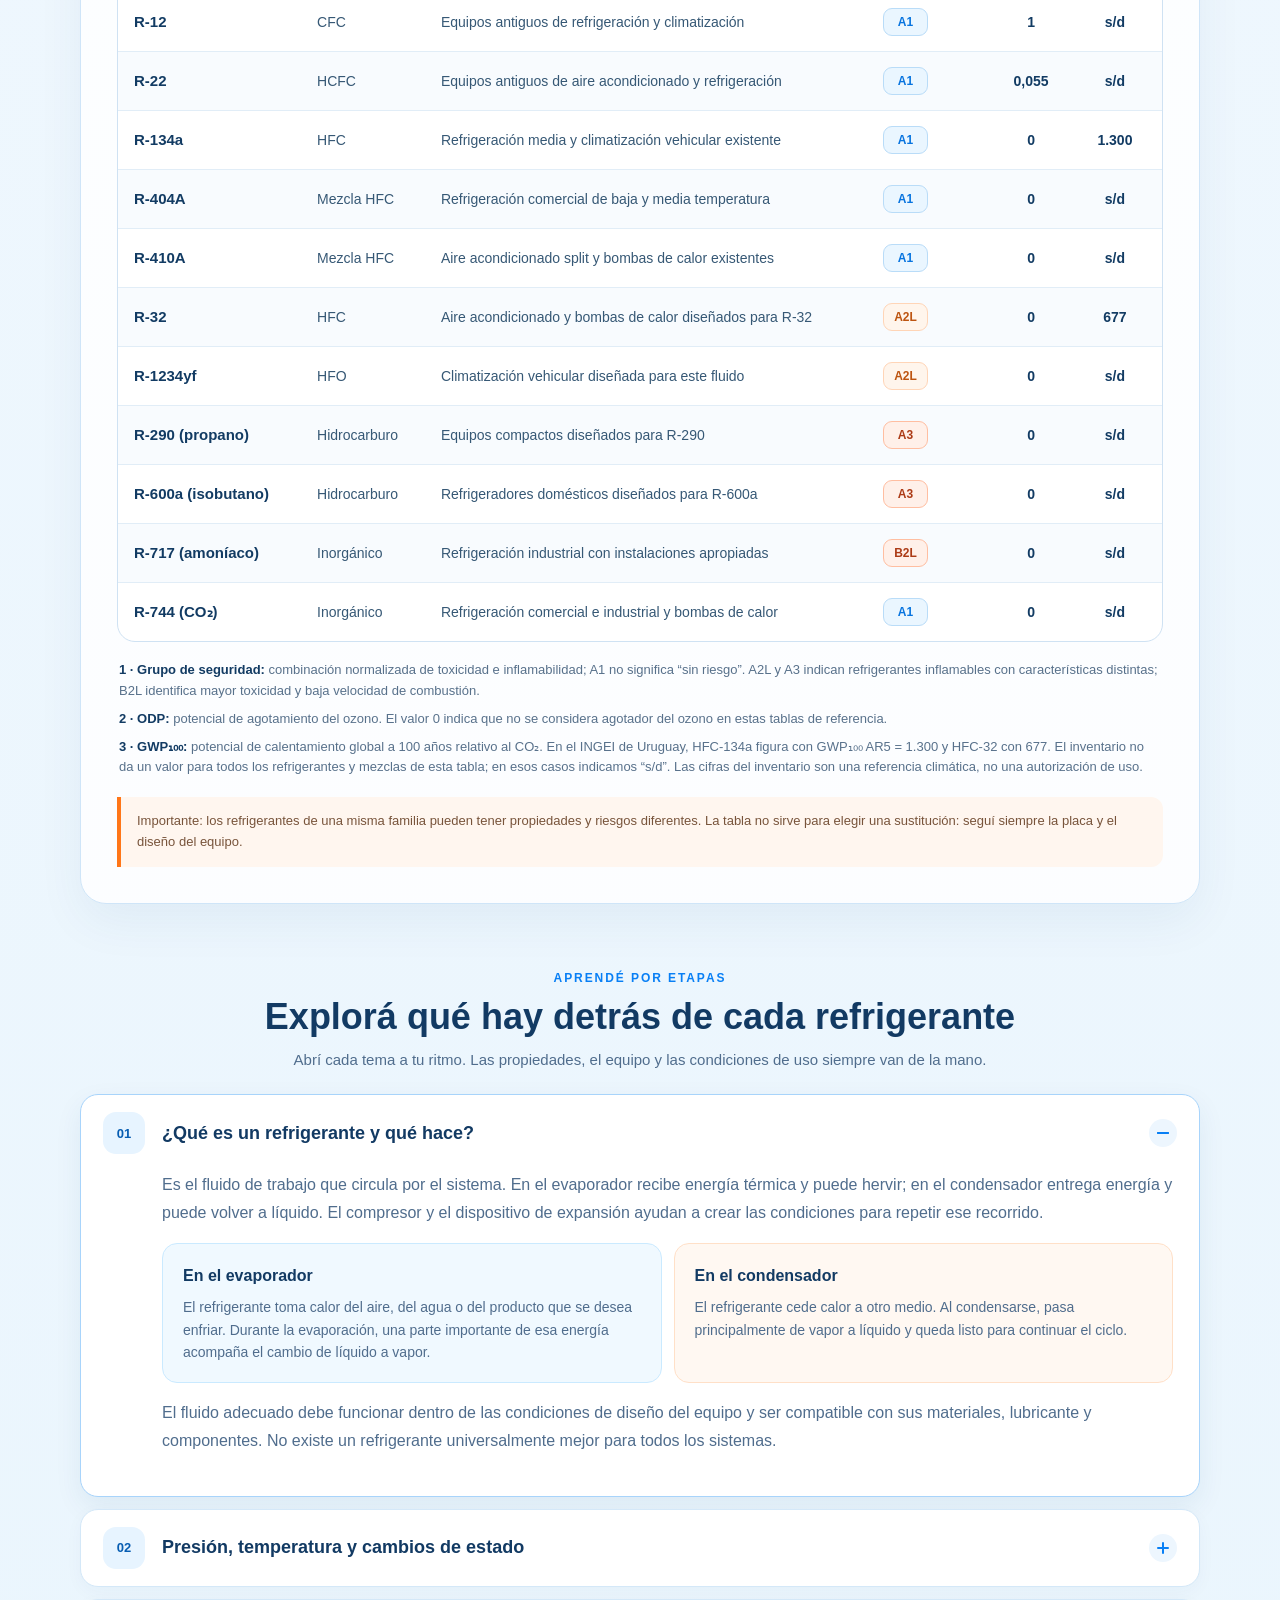
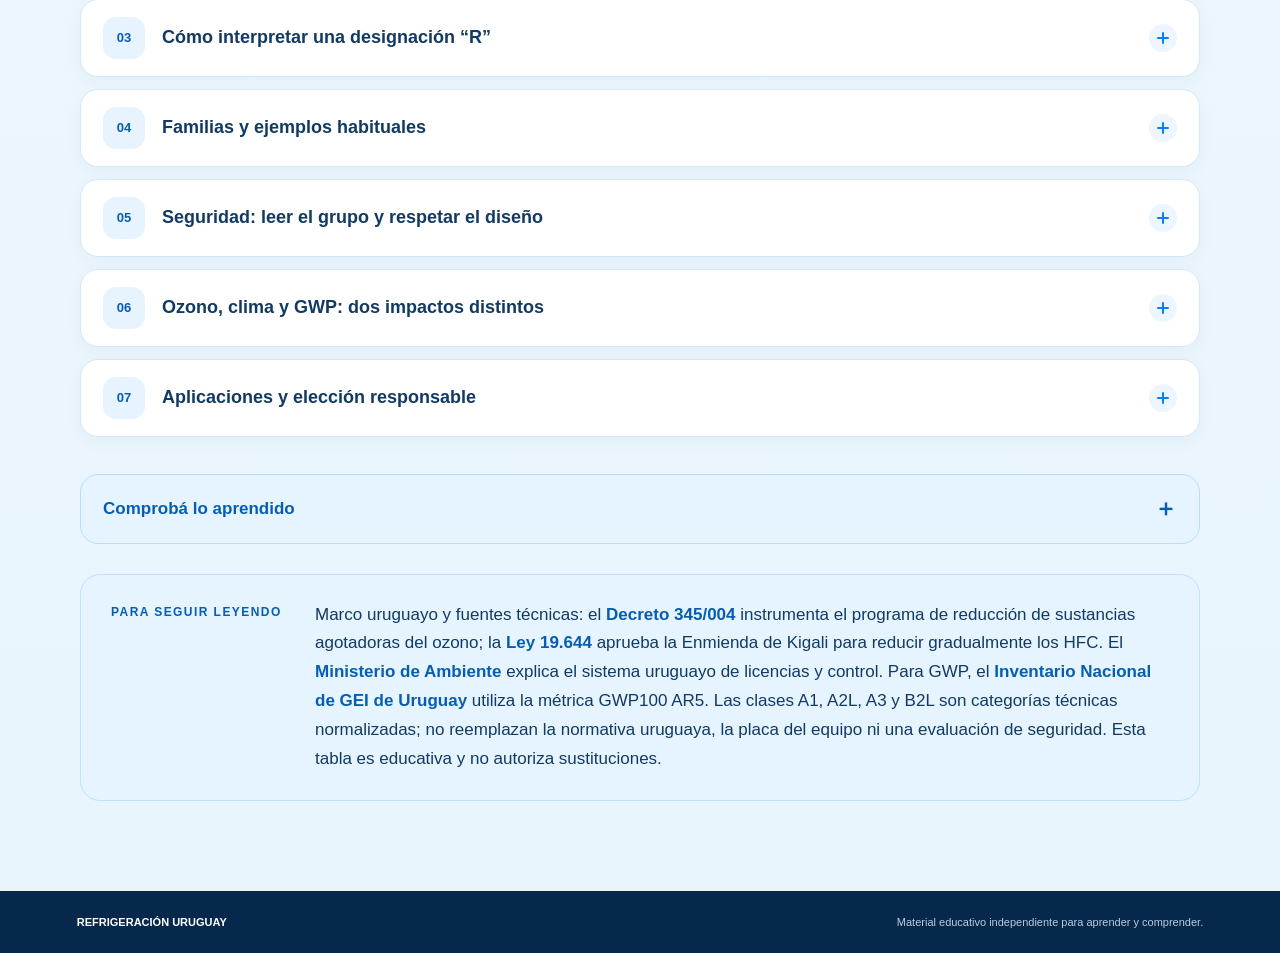
<file: gases-refrigerantes.html>
<!DOCTYPE html>
<html lang="es">
<head>
  <meta charset="UTF-8">
  <meta name="viewport" content="width=device-width, initial-scale=1.0">
  <meta name="description" content="Aprendé qué es un refrigerante, cómo cambia de estado, cómo se clasifica y qué criterios ambientales y de seguridad importan.">
  <title>Gases refrigerantes | Refrigeración Uruguay</title>
  <link rel="stylesheet" href="styles.css">
</head>
<body>
  <header class="site-header">
    <a href="index.html#inicio" class="logo">
      <span class="logo-icon">❄</span>
      <span class="logo-text"><strong>REFRIGERACIÓN</strong><small>URUGUAY</small></span>
    </a>
    <nav class="main-nav">
      <a href="index.html#inicio">Inicio</a>
      <a href="refrigeracion.html">Refrigeración</a>
      <a href="aire-acondicionado.html">Aire acondicionado</a>
      <a href="componentes.html">Componentes</a>
      <a href="gases-refrigerantes.html" class="active">Gases refrigerantes</a>
    </nav>
    <a href="#apartado-gases" class="header-button">Comenzar <span>→</span></a>
  </header>
  <main>
    <section class="rc-section refrigerant-topic" id="apartado-gases" aria-labelledby="gases-title">
      <div class="rc-wrap">
        <header class="rc-heading" id="propiedades">
          <span class="rc-eyebrow">RECORRIDO PRINCIPAL</span>
          <h2 id="gases-title">Entendé los refrigerantes desde cero</h2>
          <p>Conocé qué hacen dentro del ciclo, cómo leer sus designaciones y qué factores determinan una elección segura y responsable.</p>
        </header>

        <figure class="rc-diagram refrigerant-diagram">
          <img src="assets/esquema-gases-refrigerantes-v3.svg?v=3" alt="Diagrama original con las cuatro etapas separadas y conectadas sin cruces: evaporador, compresor, condensador y expansión." fetchpriority="high">
          <figcaption>El refrigerante circula en un circuito cerrado: cambia de presión, temperatura y estado para absorber calor en un lugar y liberarlo en otro.</figcaption>
        </figure>

        <aside class="rc-key-idea">
          <span class="rc-key-label">LA IDEA CENTRAL</span>
          <p>Aunque solemos decir “gas”, el refrigerante <strong>no permanece siempre en estado gaseoso</strong>: en el circuito puede evaporarse y condensarse. Ese cambio, junto con el movimiento del fluido, permite transportar calor; no se consume durante el funcionamiento normal.</p>
        </aside>

        <section class="refrigerant-reference" aria-labelledby="refrigerant-table-title">
          <div class="refrigerant-reference-heading">
            <span class="rc-eyebrow">CONSULTA RÁPIDA</span>
            <h3 id="refrigerant-table-title">Compará refrigerantes habituales</h3>
            <p>Una guía para reconocer diferencias. Los usos son ejemplos frecuentes, no una recomendación para cambiar la carga de un equipo.</p>
          </div>
          <div class="refrigerant-table-scroll" role="region" aria-label="Tabla comparativa de refrigerantes; desplazá horizontalmente en pantallas pequeñas" tabindex="0">
            <table class="refrigerant-table">
              <thead>
                <tr><th scope="col">Designación</th><th scope="col">Familia</th><th scope="col">Aplicación habitual</th><th scope="col">Seguridad<sup>1</sup></th><th scope="col">ODP<sup>2</sup></th><th scope="col">GWP₁₀₀<sup>3</sup></th></tr>
              </thead>
              <tbody>
                <tr><th scope="row">R-12</th><td>CFC</td><td>Equipos antiguos de refrigeración y climatización</td><td><span class="safety-tag">A1</span></td><td>1</td><td>s/d</td></tr>
                <tr><th scope="row">R-22</th><td>HCFC</td><td>Equipos antiguos de aire acondicionado y refrigeración</td><td><span class="safety-tag">A1</span></td><td>0,055</td><td>s/d</td></tr>
                <tr><th scope="row">R-134a</th><td>HFC</td><td>Refrigeración media y climatización vehicular existente</td><td><span class="safety-tag">A1</span></td><td>0</td><td>1.300</td></tr>
                <tr><th scope="row">R-404A</th><td>Mezcla HFC</td><td>Refrigeración comercial de baja y media temperatura</td><td><span class="safety-tag">A1</span></td><td>0</td><td>s/d</td></tr>
                <tr><th scope="row">R-410A</th><td>Mezcla HFC</td><td>Aire acondicionado split y bombas de calor existentes</td><td><span class="safety-tag">A1</span></td><td>0</td><td>s/d</td></tr>
                <tr><th scope="row">R-32</th><td>HFC</td><td>Aire acondicionado y bombas de calor diseñados para R-32</td><td><span class="safety-tag safety-tag-warm">A2L</span></td><td>0</td><td>677</td></tr>
                <tr><th scope="row">R-1234yf</th><td>HFO</td><td>Climatización vehicular diseñada para este fluido</td><td><span class="safety-tag safety-tag-warm">A2L</span></td><td>0</td><td>s/d</td></tr>
                <tr><th scope="row">R-290 (propano)</th><td>Hidrocarburo</td><td>Equipos compactos diseñados para R-290</td><td><span class="safety-tag safety-tag-hot">A3</span></td><td>0</td><td>s/d</td></tr>
                <tr><th scope="row">R-600a (isobutano)</th><td>Hidrocarburo</td><td>Refrigeradores domésticos diseñados para R-600a</td><td><span class="safety-tag safety-tag-hot">A3</span></td><td>0</td><td>s/d</td></tr>
                <tr><th scope="row">R-717 (amoníaco)</th><td>Inorgánico</td><td>Refrigeración industrial con instalaciones apropiadas</td><td><span class="safety-tag safety-tag-hot">B2L</span></td><td>0</td><td>s/d</td></tr>
                <tr><th scope="row">R-744 (CO₂)</th><td>Inorgánico</td><td>Refrigeración comercial e industrial y bombas de calor</td><td><span class="safety-tag">A1</span></td><td>0</td><td>s/d</td></tr>
              </tbody>
            </table>
          </div>
          <div class="refrigerant-table-notes">
            <p><strong>1 · Grupo de seguridad:</strong> combinación normalizada de toxicidad e inflamabilidad; A1 no significa “sin riesgo”. A2L y A3 indican refrigerantes inflamables con características distintas; B2L identifica mayor toxicidad y baja velocidad de combustión.</p>
            <p><strong>2 · ODP:</strong> potencial de agotamiento del ozono. El valor 0 indica que no se considera agotador del ozono en estas tablas de referencia.</p>
            <p><strong>3 · GWP₁₀₀:</strong> potencial de calentamiento global a 100 años relativo al CO₂. En el INGEI de Uruguay, HFC-134a figura con GWP₁₀₀ AR5 = 1.300 y HFC-32 con 677. El inventario no da un valor para todos los refrigerantes y mezclas de esta tabla; en esos casos indicamos “s/d”. Las cifras del inventario son una referencia climática, no una autorización de uso.</p>
          </div>
          <p class="refrigerant-table-warning">Importante: los refrigerantes de una misma familia pueden tener propiedades y riesgos diferentes. La tabla no sirve para elegir una sustitución: seguí siempre la placa y el diseño del equipo.</p>
        </section>

        <div class="rc-lessons-heading">
          <span class="rc-eyebrow">APRENDÉ POR ETAPAS</span>
          <h3>Explorá qué hay detrás de cada refrigerante</h3>
          <p>Abrí cada tema a tu ritmo. Las propiedades, el equipo y las condiciones de uso siempre van de la mano.</p>
        </div>

        <div class="rc-lessons">
          <details class="rc-lesson" open>
            <summary><span class="rc-number">01</span><span class="rc-summary-text">¿Qué es un refrigerante y qué hace?</span><span class="rc-toggle" aria-hidden="true"></span></summary>
            <div class="rc-lesson-body">
              <p>Es el fluido de trabajo que circula por el sistema. En el evaporador recibe energía térmica y puede hervir; en el condensador entrega energía y puede volver a líquido. El compresor y el dispositivo de expansión ayudan a crear las condiciones para repetir ese recorrido.</p>
              <div class="rc-two-columns">
                <div class="rc-note rc-note-cold"><h4>En el evaporador</h4><p>El refrigerante toma calor del aire, del agua o del producto que se desea enfriar. Durante la evaporación, una parte importante de esa energía acompaña el cambio de líquido a vapor.</p></div>
                <div class="rc-note rc-note-warm"><h4>En el condensador</h4><p>El refrigerante cede calor a otro medio. Al condensarse, pasa principalmente de vapor a líquido y queda listo para continuar el ciclo.</p></div>
              </div>
              <p>El fluido adecuado debe funcionar dentro de las condiciones de diseño del equipo y ser compatible con sus materiales, lubricante y componentes. No existe un refrigerante universalmente mejor para todos los sistemas.</p>
            </div>
          </details>

          <details class="rc-lesson">
            <summary><span class="rc-number">02</span><span class="rc-summary-text">Presión, temperatura y cambios de estado</span><span class="rc-toggle" aria-hidden="true"></span></summary>
            <div class="rc-lesson-body">
              <p>Para una sustancia pura, la temperatura a la que hierve o condensa depende de la presión. Por eso el sistema mantiene zonas de distinta presión: el refrigerante puede evaporarse a una temperatura apropiada para absorber calor y condensarse a otra que permita cederlo al ambiente.</p>
              <div class="rc-stage-grid">
                <article class="rc-stage"><span>1</span><h4>Evaporación</h4><p>En el lado de baja presión, el líquido absorbe calor y hierve dentro del evaporador.</p></article>
                <article class="rc-stage"><span>2</span><h4>Compresión</h4><p>El compresor eleva la presión del vapor; también aumenta su temperatura.</p></article>
                <article class="rc-stage rc-stage-warm"><span>3</span><h4>Condensación</h4><p>El vapor caliente cede calor y se convierte principalmente en líquido.</p></article>
                <article class="rc-stage"><span>4</span><h4>Expansión</h4><p>El dispositivo de expansión reduce la presión y dosifica el paso hacia el evaporador.</p></article>
              </div>
              <p class="rc-takeaway">Una lectura de presión solo cobra sentido al conocer qué refrigerante es, la temperatura en ese punto y las condiciones de medición. No uses una presión aislada como diagnóstico.</p>
            </div>
          </details>

          <details class="rc-lesson">
            <summary><span class="rc-number">03</span><span class="rc-summary-text">Cómo interpretar una designación “R”</span><span class="rc-toggle" aria-hidden="true"></span></summary>
            <div class="rc-lesson-body">
              <p>La letra <strong>R</strong> identifica una designación de refrigerante, seguida de números y, a veces, letras. Por ejemplo, R-32 y R-134a nombran sustancias distintas; R-410A y R-404A son mezclas. El nombre permite reconocer el fluido, pero no indica por sí solo que sea intercambiable con otro ni que sea seguro en cualquier equipo.</p>
              <div class="rc-two-columns">
                <div class="rc-note"><h4>Sustancia pura</h4><p>Está formada por un solo compuesto refrigerante, como el dióxido de carbono R-744 o el propano R-290.</p></div>
                <div class="rc-note"><h4>Mezcla</h4><p>Combina dos o más componentes. Algunas mezclas cambian de temperatura mientras evaporan o condensan; ese intervalo se conoce como deslizamiento térmico.</p></div>
              </div>
              <p>La etiqueta del equipo y la documentación específica identifican el refrigerante previsto. No deduzcas la carga, los ajustes ni el aceite únicamente a partir de una designación parecida.</p>
            </div>
          </details>

          <details class="rc-lesson">
            <summary><span class="rc-number">04</span><span class="rc-summary-text">Familias y ejemplos habituales</span><span class="rc-toggle" aria-hidden="true"></span></summary>
            <div class="rc-lesson-body">
              <p>Las familias describen la composición química. Sirven para entender la historia y algunas características generales, pero no reemplazan la ficha técnica ni la clasificación de seguridad de cada refrigerante.</p>
              <div class="rc-method-grid refrigerant-family-grid">
                <article class="rc-method"><h4>CFC</h4><p>Compuestos históricos como R-12. Los CFC dañan la capa de ozono y su producción y consumo están controlados internacionalmente.</p></article>
                <article class="rc-method"><h4>HCFC</h4><p>R-22 es un ejemplo histórico. Contienen cloro y también afectan la capa de ozono, aunque en menor medida que los CFC.</p></article>
                <article class="rc-method"><h4>HFC</h4><p>Ejemplos: R-32 y R-134a. No contienen cloro que agote el ozono, pero algunos tienen un impacto climático elevado.</p></article>
                <article class="rc-method"><h4>HFO</h4><p>Algunos refrigerantes de esta familia, como R-1234yf, tienen bajo potencial de calentamiento; sus propiedades y riesgos se evalúan caso por caso.</p></article>
                <article class="rc-method"><h4>Refrigerantes naturales</h4><p>Incluyen amoníaco R-717, dióxido de carbono R-744 e hidrocarburos como propano R-290. “Natural” no significa sin riesgos.</p></article>
                <article class="rc-method"><h4>Mezclas</h4><p>Combinan refrigerantes para lograr propiedades específicas. La composición, el deslizamiento y el procedimiento de servicio dependen de cada mezcla.</p></article>
              </div>
              <p class="rc-takeaway">Los ejemplos son orientativos: la familia química no determina por sí sola la aplicación, el impacto total ni la seguridad de una instalación.</p>
            </div>
          </details>

          <details class="rc-lesson">
            <summary><span class="rc-number">05</span><span class="rc-summary-text">Seguridad: leer el grupo y respetar el diseño</span><span class="rc-toggle" aria-hidden="true"></span></summary>
            <div class="rc-lesson-body">
              <p>Los refrigerantes pueden presentar riesgos de toxicidad, inflamabilidad, asfixia por desplazamiento de oxígeno, presión y frío extremo. La clasificación de seguridad ayuda a comunicar riesgos; no significa que una sustancia sea inocua.</p>
              <div class="rc-two-columns">
                <div class="rc-note rc-note-cold"><h4>Letra: toxicidad</h4><p>En la clasificación de seguridad usada por ASHRAE, A indica menor toxicidad relativa que B según criterios y límites definidos por la norma. No equivale a “no tóxico”.</p></div>
                <div class="rc-note rc-note-warm"><h4>Número: inflamabilidad</h4><p>La clase 1 no muestra propagación de llama en los ensayos definidos; 2L indica inflamabilidad inferior y velocidad de combustión limitada; 2 y 3 representan niveles mayores según criterios de ensayo.</p></div>
              </div>
              <p>La clasificación completa combina ambos datos (por ejemplo, A1 o A2L). El uso seguro depende también de la carga, el equipo aprobado, el espacio, la ventilación, la detección y los procedimientos aplicables. Consultá la placa, la ficha de datos de seguridad y las instrucciones específicas; el trabajo y la recuperación corresponden a personal capacitado con equipos adecuados.</p>
              <ul class="rc-state-list">
                <li>No mezcles refrigerantes ni uses un sustituto sin aprobación expresa para ese equipo.</li>
                <li>Evita fuentes de ignición cuando el refrigerante o el procedimiento puedan ser inflamables.</li>
                <li>Prevé ventilación y controla fugas según la evaluación de riesgo y el diseño.</li>
                <li>Recupera el refrigerante con equipo y cilindros compatibles; no lo liberes deliberadamente al ambiente.</li>
              </ul>
            </div>
          </details>

          <details class="rc-lesson">
            <summary><span class="rc-number">06</span><span class="rc-summary-text">Ozono, clima y GWP: dos impactos distintos</span><span class="rc-toggle" aria-hidden="true"></span></summary>
            <div class="rc-lesson-body">
              <p>Al comparar refrigerantes conviene separar dos preguntas ambientales:</p>
              <div class="rc-two-columns">
                <div class="rc-note"><h4>Impacto sobre el ozono</h4><p>El potencial de agotamiento del ozono (ODP) expresa la capacidad relativa de contribuir al daño de la capa de ozono. CFC y HCFC son ejemplos de familias que contienen sustancias agotadoras del ozono.</p></div>
                <div class="rc-note rc-note-warm"><h4>Impacto climático</h4><p>El potencial de calentamiento global (GWP) compara el efecto climático de una masa de gas con la misma masa de CO₂ durante un período definido. Un valor menor puede reducir el impacto directo de una fuga, pero no describe todo el ciclo de vida.</p></div>
              </div>
              <p>Muchos HFC no agotan la capa de ozono, aunque algunos tienen GWP alto. Por eso el Protocolo de Montreal y su Enmienda de Kigali impulsan la reducción gradual de HFC; la elección de alternativas también debe considerar eficiencia energética, seguridad y aplicación.</p>
              <p>El impacto climático de un sistema incluye las emisiones directas por fugas y el efecto indirecto de la energía que consume. La prevención de fugas, la recuperación al reparar y un equipo eficiente ayudan a reducir ambos.</p>
            </div>
          </details>

          <details class="rc-lesson">
            <summary><span class="rc-number">07</span><span class="rc-summary-text">Aplicaciones y elección responsable</span><span class="rc-toggle" aria-hidden="true"></span></summary>
            <div class="rc-lesson-body">
              <p>Refrigeración doméstica, aire acondicionado, transporte, supermercados, procesos industriales y bombas de calor requieren condiciones distintas. El refrigerante se selecciona como parte del diseño completo, no aislado del equipo.</p>
              <div class="rc-application-grid">
                <div><strong>Condiciones de trabajo</strong><span>Temperaturas de evaporación y condensación, presiones y capacidad requeridas.</span></div>
                <div><strong>Compatibilidad</strong><span>Compresor, lubricante, sellos, materiales, intercambiadores y controles.</span></div>
                <div><strong>Seguridad y ambiente</strong><span>Clasificación, carga admisible, detección, disponibilidad, recuperación e impactos.</span></div>
              </div>
              <p class="rc-takeaway">No cargues un refrigerante distinto ni conviertas un sistema por semejanza de nombre o presión: una sustitución requiere evaluación técnica del equipo y del refrigerante alternativo.</p>
            </div>
          </details>

          <details class="rc-quiz">
            <summary>Comprobá lo aprendido <span aria-hidden="true">＋</span></summary>
            <div class="rc-quiz-body">
              <ol>
                <li>¿El refrigerante permanece como gas durante todo el ciclo?</li>
                <li>¿Qué dos datos no deberían separarse al interpretar una presión del circuito?</li>
                <li>¿La letra A en A2L significa que el refrigerante no es tóxico?</li>
                <li>¿Un GWP bajo garantiza que cualquier sistema sea seguro y eficiente?</li>
              </ol>
              <p><strong>Respuestas:</strong> No; también hay cambio entre líquido y vapor. Hay que conocer qué refrigerante es y la temperatura/condición de medición. A indica una categoría de menor toxicidad relativa, no ausencia de riesgo. Y un GWP bajo por sí solo no garantiza seguridad, compatibilidad ni eficiencia.</p>
            </div>
          </details>
        </div>

        <aside class="rc-key-idea refrigerant-sources" id="fuentes">
          <span class="rc-key-label">PARA SEGUIR LEYENDO</span>
          <p>Marco uruguayo y fuentes técnicas: el <a href="https://www.impo.com.uy/bases/decretos/345-2004" target="_blank" rel="noopener noreferrer">Decreto 345/004</a> instrumenta el programa de reducción de sustancias agotadoras del ozono; la <a href="https://www.impo.com.uy/bases/leyes/19644-2018/1" target="_blank" rel="noopener noreferrer">Ley 19.644</a> aprueba la Enmienda de Kigali para reducir gradualmente los HFC. El <a href="https://www.gub.uy/ministerio-ambiente/politicas-y-gestion/unidad-ozono" target="_blank" rel="noopener noreferrer">Ministerio de Ambiente</a> explica el sistema uruguayo de licencias y control. Para GWP, el <a href="https://www.gub.uy/ministerio-ambiente/sites/ministerio-ambiente/files/documentos/publicaciones/6CN-2023-COMPLETA.pdf" target="_blank" rel="noopener noreferrer">Inventario Nacional de GEI de Uruguay</a> utiliza la métrica GWP100 AR5. Las clases A1, A2L, A3 y B2L son categorías técnicas normalizadas; no reemplazan la normativa uruguaya, la placa del equipo ni una evaluación de seguridad. Esta tabla es educativa y no autoriza sustituciones.</p>
        </aside>
      </div>
    </section>
  </main>
  <footer><strong>REFRIGERACIÓN URUGUAY</strong><span>Material educativo independiente para aprender y comprender.</span></footer>
</body>
</html>
</file>
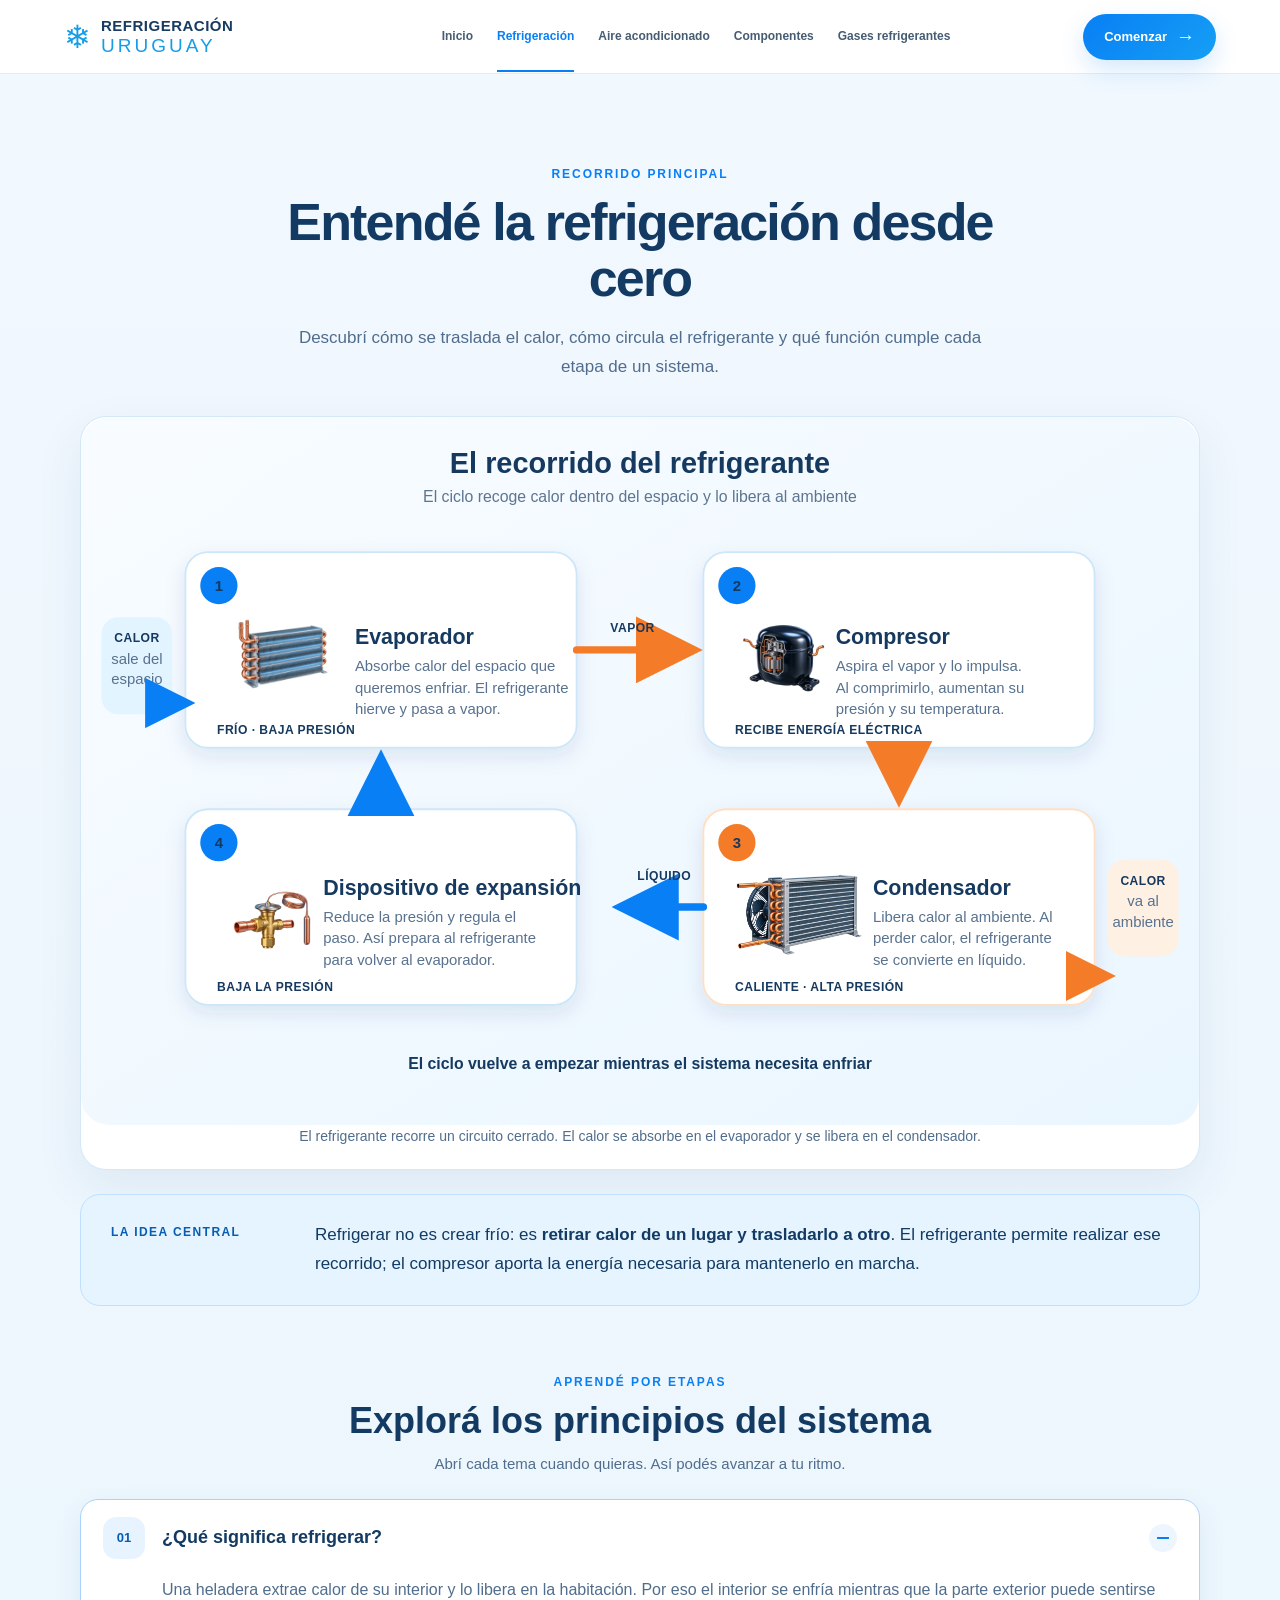
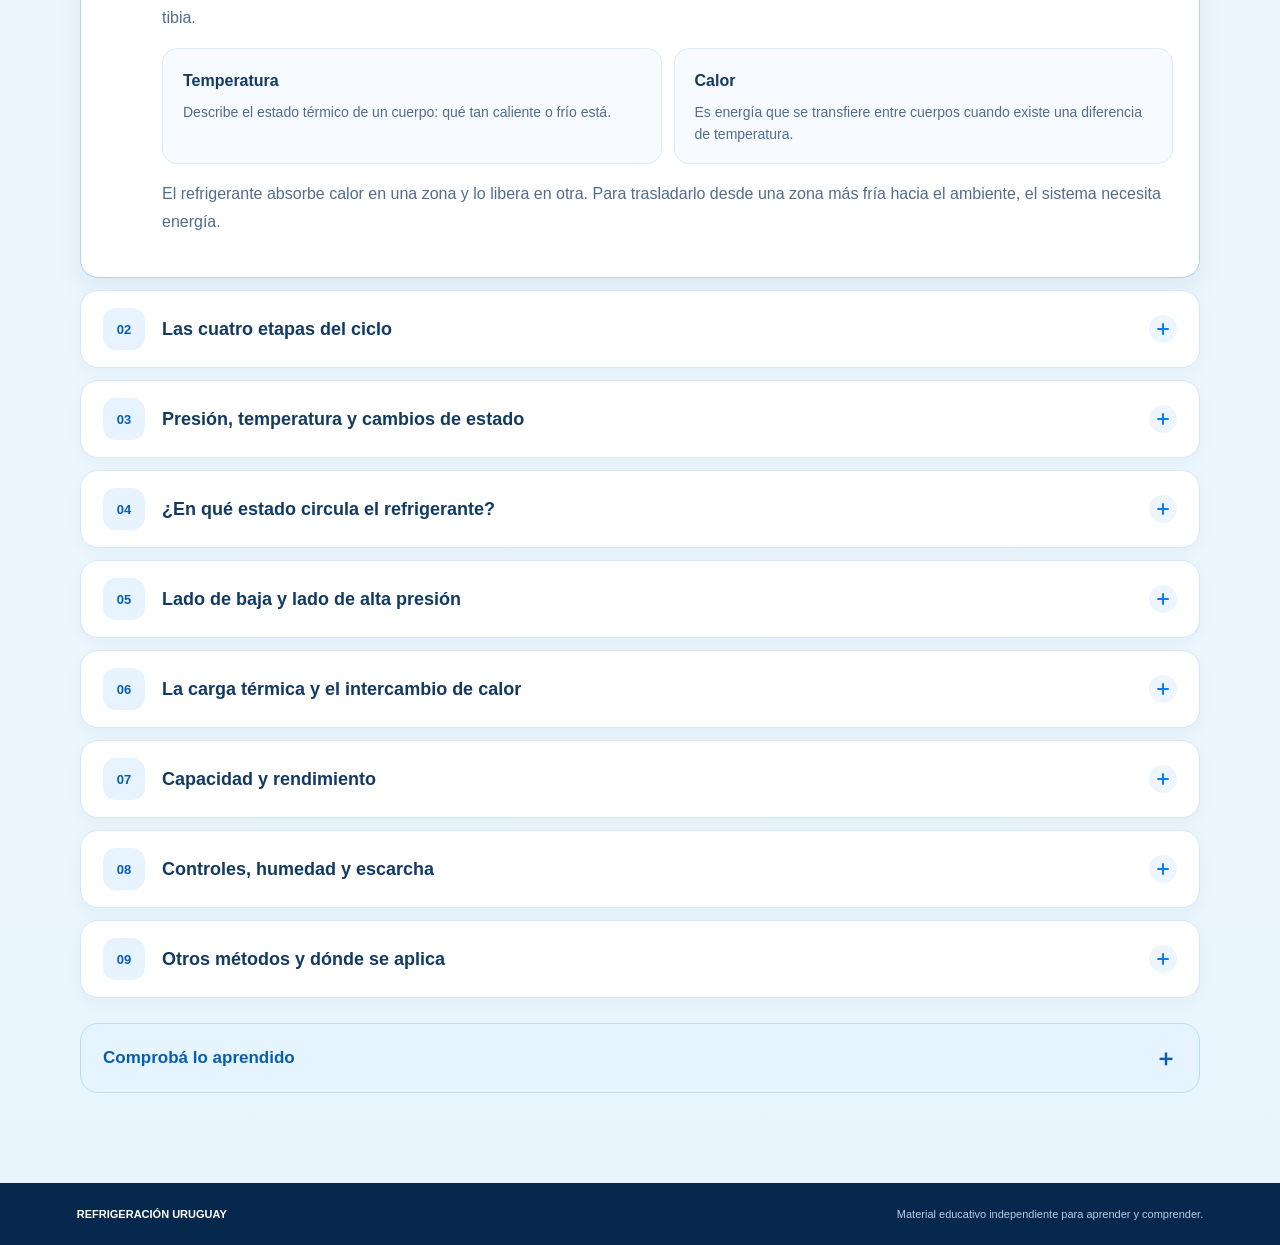
<file: refrigeracion.html>
<!DOCTYPE html>
<html lang="es">
<head>
  <meta charset="UTF-8">
  <meta name="viewport" content="width=device-width, initial-scale=1.0">
  <meta name="description" content="Aprendé cómo funciona la refrigeración: ciclo frigorífico, componentes, cambios de estado e intercambio de calor.">
  <title>Refrigeración | Refrigeración Uruguay</title>
  <link rel="stylesheet" href="styles.css">
</head>
<body>
  <header class="site-header">
    <a href="index.html#inicio" class="logo">
      <span class="logo-icon">❄</span>
      <span class="logo-text"><strong>REFRIGERACIÓN</strong><small>URUGUAY</small></span>
    </a>
    <nav class="main-nav">
      <a href="index.html#inicio">Inicio</a>
      <a href="refrigeracion.html" class="active">Refrigeración</a>
      <a href="aire-acondicionado.html">Aire acondicionado</a>
      <a href="componentes.html">Componentes</a>
      <a href="gases-refrigerantes.html">Gases refrigerantes</a>
    </nav>
    <a href="#apartado-refrigeracion" class="header-button">Comenzar <span>→</span></a>
  </header>
  <main>
<section class="rc-section" id="apartado-refrigeracion" aria-labelledby="rc-title">
  <div class="rc-wrap">
    <header class="rc-heading" id="ciclo">
      <span class="rc-eyebrow">RECORRIDO PRINCIPAL</span>
      <h2 id="rc-title">Entendé la refrigeración desde cero</h2>
      <p>Descubrí cómo se traslada el calor, cómo circula el refrigerante y qué función cumple cada etapa de un sistema.</p>
    </header>

    <figure class="rc-diagram">
      <img src="assets/esquema-ciclo-refrigeracion.svg" alt="Esquema del ciclo de refrigeración: el evaporador absorbe calor, el compresor impulsa el refrigerante, el condensador libera calor y la expansión prepara su regreso." loading="lazy">
      <figcaption>El refrigerante recorre un circuito cerrado. El calor se absorbe en el evaporador y se libera en el condensador.</figcaption>
    </figure>

    <aside class="rc-key-idea">
      <span class="rc-key-label">LA IDEA CENTRAL</span>
      <p>Refrigerar no es crear frío: es <strong>retirar calor de un lugar y trasladarlo a otro</strong>. El refrigerante permite realizar ese recorrido; el compresor aporta la energía necesaria para mantenerlo en marcha.</p>
    </aside>

    <div class="rc-lessons-heading">
      <span class="rc-eyebrow">APRENDÉ POR ETAPAS</span>
      <h3>Explorá los principios del sistema</h3>
      <p>Abrí cada tema cuando quieras. Así podés avanzar a tu ritmo.</p>
    </div>

    <div class="rc-lessons">
      <details class="rc-lesson" open>
        <summary><span class="rc-number">01</span><span class="rc-summary-text">¿Qué significa refrigerar?</span><span class="rc-toggle" aria-hidden="true"></span></summary>
        <div class="rc-lesson-body">
          <p>Una heladera extrae calor de su interior y lo libera en la habitación. Por eso el interior se enfría mientras que la parte exterior puede sentirse tibia.</p>
          <div class="rc-two-columns">
            <div class="rc-note"><h4>Temperatura</h4><p>Describe el estado térmico de un cuerpo: qué tan caliente o frío está.</p></div>
            <div class="rc-note"><h4>Calor</h4><p>Es energía que se transfiere entre cuerpos cuando existe una diferencia de temperatura.</p></div>
          </div>
          <p>El refrigerante absorbe calor en una zona y lo libera en otra. Para trasladarlo desde una zona más fría hacia el ambiente, el sistema necesita energía.</p>
        </div>
      </details>

      <details class="rc-lesson">
        <summary><span class="rc-number">02</span><span class="rc-summary-text">Las cuatro etapas del ciclo</span><span class="rc-toggle" aria-hidden="true"></span></summary>
        <div class="rc-lesson-body">
          <div class="rc-stage-grid">
            <article class="rc-stage"><span>1</span><h4>Evaporación</h4><p>El refrigerante absorbe calor en el evaporador y parte del líquido hierve hasta convertirse en vapor.</p></article>
            <article class="rc-stage"><span>2</span><h4>Compresión</h4><p>El compresor aspira el vapor y eleva su presión y temperatura usando energía.</p></article>
            <article class="rc-stage rc-stage-warm"><span>3</span><h4>Condensación</h4><p>El refrigerante libera calor al exterior y vuelve principalmente al estado líquido.</p></article>
            <article class="rc-stage"><span>4</span><h4>Expansión</h4><p>El dispositivo de expansión reduce la presión y prepara al refrigerante para volver al evaporador.</p></article>
          </div>
          <p class="rc-takeaway">El recorrido se repite mientras el sistema necesita retirar calor.</p>
        </div>
      </details>

      <details class="rc-lesson">
        <summary><span class="rc-number">03</span><span class="rc-summary-text">Presión, temperatura y cambios de estado</span><span class="rc-toggle" aria-hidden="true"></span></summary>
        <div class="rc-lesson-body">
          <p>Cada refrigerante tiene su propia relación entre presión y temperatura de ebullición. En el ciclo básico, al disminuir la presión disminuye también la temperatura a la que hierve; al aumentar la presión, aumenta esa temperatura.</p>
          <div class="rc-two-columns">
            <div class="rc-note rc-note-cold"><h4>En el evaporador</h4><p>El refrigerante está más frío que el espacio que se quiere enfriar y puede absorber calor.</p></div>
            <div class="rc-note rc-note-warm"><h4>En el condensador</h4><p>El refrigerante está más caliente que el ambiente y puede liberar calor hacia él.</p></div>
          </div>
          <p>La relación exacta depende del refrigerante. Por eso, una presión no se interpreta aislada de la sustancia y de las condiciones del sistema.</p>
        </div>
      </details>

      <details class="rc-lesson">
        <summary><span class="rc-number">04</span><span class="rc-summary-text">¿En qué estado circula el refrigerante?</span><span class="rc-toggle" aria-hidden="true"></span></summary>
        <div class="rc-lesson-body">
          <ul class="rc-state-list">
            <li><strong>Después de la expansión:</strong> suele entrar al evaporador como una mezcla fría de líquido y vapor.</li>
            <li><strong>A la salida del evaporador:</strong> es principalmente vapor. Si se calienta un poco por encima de su temperatura de ebullición a esa presión, se llama <em>sobrecalentamiento</em>.</li>
            <li><strong>A la salida del compresor:</strong> es vapor a mayor presión y temperatura.</li>
            <li><strong>En el condensador:</strong> libera calor y se convierte principalmente en líquido. Si el líquido se enfría por debajo de su temperatura de condensación a esa presión, se llama <em>subenfriamiento</em>.</li>
          </ul>
          <p>En muchos diseños se busca que llegue vapor al compresor, porque la presencia de líquido puede perjudicar algunos tipos de compresor. Los equipos y sus controles pueden variar.</p>
        </div>
      </details>

      <details class="rc-lesson">
        <summary><span class="rc-number">05</span><span class="rc-summary-text">Lado de baja y lado de alta presión</span><span class="rc-toggle" aria-hidden="true"></span></summary>
        <div class="rc-lesson-body">
          <div class="rc-two-columns">
            <div class="rc-note rc-note-cold"><h4>Lado de baja</h4><p>Desde la salida de expansión, por el evaporador y la tubería de retorno hasta la entrada del compresor.</p></div>
            <div class="rc-note rc-note-warm"><h4>Lado de alta</h4><p>Desde la salida del compresor, por el condensador y la línea de líquido hasta el dispositivo de expansión.</p></div>
          </div>
          <p>El lado de alta no contiene solo líquido: entre el compresor y el condensador circula vapor caliente. En una instalación real, la presión varía ligeramente a lo largo de las tuberías.</p>
        </div>
      </details>

      <details class="rc-lesson">
        <summary><span class="rc-number">06</span><span class="rc-summary-text">La carga térmica y el intercambio de calor</span><span class="rc-toggle" aria-hidden="true"></span></summary>
        <div class="rc-lesson-body">
          <p>La <strong>carga térmica</strong> es todo el calor que llega al espacio refrigerado y que el sistema debe retirar para mantener la temperatura prevista.</p>
          <ul class="rc-state-list">
            <li>Calor que atraviesa las paredes, el techo y el piso.</li>
            <li>Aire más cálido y húmedo que entra al abrir una puerta.</li>
            <li>Productos que se guardan a una temperatura más alta.</li>
            <li>Fuentes internas como luces, motores, ventiladores y personas.</li>
          </ul>
          <p>El calor pasa entre el aire y el refrigerante en los serpentines. Las aletas amplían la superficie disponible y los ventiladores ayudan a mover el aire. El polvo o las obstrucciones pueden dificultar ese intercambio.</p>
        </div>
      </details>

      <details class="rc-lesson">
        <summary><span class="rc-number">07</span><span class="rc-summary-text">Capacidad y rendimiento</span><span class="rc-toggle" aria-hidden="true"></span></summary>
        <div class="rc-lesson-body">
          <div class="rc-two-columns">
            <div class="rc-note"><h4>Capacidad frigorífica</h4><p>Indica cuánto calor puede retirar el equipo en un tiempo determinado y bajo condiciones específicas.</p></div>
            <div class="rc-note"><h4>Rendimiento</h4><p>Describe cuánto enfriamiento proporciona en relación con la energía que necesita para hacerlo.</p></div>
          </div>
          <p>No son lo mismo: un equipo puede tener gran capacidad, pero necesitar mucha energía. El rendimiento depende de las condiciones de trabajo, como la temperatura exterior y el intercambio de calor en los serpentines.</p>
        </div>
      </details>

      <details class="rc-lesson">
        <summary><span class="rc-number">08</span><span class="rc-summary-text">Controles, humedad y escarcha</span><span class="rc-toggle" aria-hidden="true"></span></summary>
        <div class="rc-lesson-body">
          <p>Un termostato o control electrónico detecta la temperatura y regula cuándo o cuánto trabaja el sistema. Algunos compresores funcionan encendiendo y apagando; otros pueden ajustar su capacidad.</p>
          <p>Si una superficie del evaporador está más fría que el punto de condensación del aire, parte de la humedad se deposita en ella. Si está bajo cero, puede formar escarcha. Cuando se acumula demasiado, dificulta el paso del aire. Según el equipo, el deshielo ocurre durante una pausa o mediante un ciclo automático.</p>
        </div>
      </details>

      <details class="rc-lesson">
        <summary><span class="rc-number">09</span><span class="rc-summary-text">Otros métodos y dónde se aplica</span><span class="rc-toggle" aria-hidden="true"></span></summary>
        <div class="rc-lesson-body">
          <p>El ciclo de compresión de vapor es muy común, pero no es la única forma de refrigerar:</p>
          <div class="rc-method-grid">
            <article class="rc-method"><h4>Absorción</h4><p>Usa calor y una pareja de sustancias para impulsar el proceso.</p></article>
            <article class="rc-method"><h4>Termoeléctrica</h4><p>La electricidad mueve calor a través de un material especial.</p></article>
            <article class="rc-method"><h4>Evaporativa</h4><p>El agua al evaporarse enfría el aire y, en los sistemas directos, le aporta humedad.</p></article>
          </div>
          <div class="rc-application-grid">
            <div><strong>Doméstica</strong><span>Heladeras y congeladores.</span></div>
            <div><strong>Comercial</strong><span>Exhibidores, cámaras y equipos de comercios.</span></div>
            <div><strong>Industrial</strong><span>Procesos, grandes cámaras y pistas de hielo.</span></div>
          </div>
        </div>
      </details>
    </div>

    <details class="rc-quiz">
      <summary>Comprobá lo aprendido <span aria-hidden="true">＋</span></summary>
      <div class="rc-quiz-body">
        <ol>
          <li>¿Qué retira el evaporador del espacio que queremos enfriar?</li>
          <li>¿Qué dos cambios provoca el compresor en el vapor?</li>
          <li>¿Dónde libera calor el refrigerante?</li>
          <li>¿Qué función cumple el dispositivo de expansión?</li>
        </ol>
        <p><strong>Respuestas:</strong> calor; aumenta presión y temperatura; en el condensador; reduce la presión y prepara el refrigerante para volver al evaporador.</p>
      </div>
    </details>
  </div>
</section>
  </main>
  <footer>
    <strong>REFRIGERACIÓN URUGUAY</strong>
    <span>Material educativo independiente para aprender y comprender.</span>
  </footer>
</body>
</html>
</file>
<file: styles.css>
/* =========================================================
   REFRIGERACIÓN URUGUAY
   ESTILOS PRINCIPALES
========================================================= */

:root {
    --blue: #087ff5;
    --blue-dark: #0d4278;
    --cyan: #42c8ff;
    --orange: #ff7a18;

    --navy: #10355d;
    --text: #183b61;
    --muted: #60748b;

    --background: #f7fbff;
    --white: #ffffff;

    --border: #d9e9f6;

    --shadow: 0 15px 40px rgba(16, 53, 93, 0.08);
}


/* =========================================================
   RESET
========================================================= */

* {
    box-sizing: border-box;
}

html {
    scroll-behavior: smooth;
}

body {
    margin: 0;
    font-family: Arial, Helvetica, sans-serif;
    color: var(--text);
    background: var(--background);
}

a {
    text-decoration: none;
    color: inherit;
}

img {
    max-width: 100%;
    display: block;
}


/* =========================================================
   HEADER
========================================================= */

.site-header {
    height: 74px;
    padding: 0 5%;

    display: flex;
    align-items: center;
    gap: 30px;

    background: var(--white);

    border-bottom: 1px solid #e3edf6;

    position: sticky;
    top: 0;
    z-index: 100;
}


/* LOGO */

.logo {
    min-width: 245px;

    display: flex;
    align-items: center;
    gap: 10px;
}

.logo-icon {
    font-size: 32px;
    color: #159de9;
}

.logo-text {
    display: flex;
    flex-direction: column;
}

.logo-text strong {
    font-size: 15px;
    line-height: 1;
    letter-spacing: 0.5px;
}

.logo-text small {
    margin-top: 3px;

    font-size: 19px;
    line-height: 1;

    letter-spacing: 3px;

    color: #159de9;
}


/* NAV */

.main-nav {
    flex: 1;

    display: flex;
    justify-content: center;
    align-items: center;

    gap: 24px;
}

.main-nav a {
    padding: 27px 0;

    font-size: 12px;
    font-weight: 700;

    color: #455c73;

    white-space: nowrap;

    border-bottom: 2px solid transparent;

    transition: 0.2s ease;
}

.main-nav a:hover,
.main-nav a.active {
    color: var(--blue);
    border-bottom-color: var(--blue);
}


/* HEADER BUTTON */

.header-button {
    padding: 12px 21px;

    display: inline-flex;
    align-items: center;
    gap: 9px;

    color: white;

    background: linear-gradient(
        135deg,
        #087ff5,
        #159ff5
    );

    border-radius: 999px;

    font-size: 13px;
    font-weight: 800;

    box-shadow:
        0 10px 25px rgba(8, 127, 245, 0.17);
}

.header-button span {
    font-size: 19px;
}


/* =========================================================
   HERO
========================================================= */

.hero {
    min-height: 600px;

    position: relative;
    overflow: hidden;

    display: flex;

    background:
        linear-gradient(
            115deg,
            #f5fbff 0%,
            #e5f7ff 100%
        );
}


/* TEXTO HERO */

.hero-content {
    width: 54%;

    position: relative;
    z-index: 2;

    padding:
        90px
        0
        80px
        7%;
}

.eyebrow {
    display: block;

    margin-bottom: 13px;

    font-size: 11px;
    font-weight: 900;

    letter-spacing: 2px;

    color: var(--blue);
}

.hero h1 {
    margin: 0 0 22px;

    font-size: 54px;

    line-height: 1.02;

    letter-spacing: -2px;
}

.hero h1 span {
    color: var(--blue);
}

.hero-content > p:not(.eyebrow) {
    max-width: 560px;

    margin: 0;

    color: #526a81;

    font-size: 17px;

    line-height: 1.6;
}


/* HERO BUTTONS */

.hero-buttons {
    margin-top: 29px;

    display: flex;
    gap: 13px;
}

.button-primary,
.button-secondary {
    display: inline-flex;
    align-items: center;
    gap: 10px;

    padding: 14px 23px;

    border-radius: 999px;

    font-weight: 800;

    transition:
        transform 0.2s ease,
        box-shadow 0.2s ease;
}

.button-primary {
    color: white;

    background:
        linear-gradient(
            135deg,
            #087ff5,
            #159ff5
        );

    box-shadow:
        0 12px 28px rgba(8, 127, 245, 0.2);
}

.button-primary:hover,
.button-secondary:hover,
.header-button:hover {
    transform: translateY(-2px);
}

.button-primary span,
.button-secondary span,
.button-white span {
    font-size: 20px;
}


/* SEGUNDO BOTÓN */

.button-secondary {
    color: var(--navy);

    background: white;

    box-shadow:
        0 10px 25px rgba(16, 53, 93, 0.09);
}


/* HERO IMAGE */

.hero-image {
    position: absolute;

    top: 0;
    right: 0;

    width: 55%;
    height: 100%;

    display: flex;
    align-items: center;
    justify-content: center;

    overflow: hidden;

    background:
        linear-gradient(
            135deg,
            #d9f5ff,
            #eefbff
        );
}

.hero-image::before {
    content: "";

    position: absolute;
    inset: 0;

    background:
        linear-gradient(
            90deg,
            rgba(247, 251, 255, 0.95),
            rgba(247, 251, 255, 0.15) 45%,
            transparent
        );

    z-index: 1;

    pointer-events: none;
}

.hero-image img {
    width: 100%;
    height: 100%;

    object-fit: cover;
}


/* =========================================================
   SECCIÓN DE TEMAS
========================================================= */

.main-topics {
    padding: 80px 5.5%;

    text-align: center;

    background: var(--background);
}

.section-heading {
    max-width: 800px;

    margin:
        0
        auto
        38px;
}

.section-heading h2 {
    margin: 0 0 15px;

    font-size: 39px;

    line-height: 1.1;

    letter-spacing: -1px;
}

.section-heading p {
    max-width: 760px;

    margin: 0 auto;

    color: var(--muted);

    line-height: 1.6;
}


/* =========================================================
   TARJETAS
========================================================= */

.topic-grid {
    display: grid;

    grid-template-columns:
        repeat(3, 1fr);

    gap: 18px;

    text-align: left;
}

.topic-card {
    min-height: 360px;

    padding: 23px;

    position: relative;

    overflow: hidden;

    border:
        1px solid var(--border);

    border-radius: 17px;

    background: white;

    box-shadow: var(--shadow);
}


/* COLORES TARJETAS */

.topic-card.refrigeration {
    background:
        linear-gradient(
            145deg,
            #ffffff,
            #edf8ff
        );
}

.topic-card.air-conditioning {
    background:
        linear-gradient(
            145deg,
            #ffffff,
            #f0fbff
        );
}

.topic-card.components {
    background:
        linear-gradient(
            145deg,
            #fff7ef,
            #ffffff
        );
}


/* ICONOS */

.topic-icon {
    width: 43px;
    height: 43px;

    display: grid;
    place-items: center;

    border-radius: 50%;

    color: white;

    font-size: 21px;

    background: var(--blue);
}

.air-conditioning .topic-icon {
    background: #25b8ec;
}

.components .topic-icon {
    background: var(--orange);
}


/* ILUSTRACIÓN TARJETA */

.topic-image {
    height: 105px;

    display: grid;
    place-items: center;

    font-size: 68px;

    color: #a9ddf8;
}

.topic-image.dark {
    color: #26394d;
}


/* TEXTO TARJETAS */

.topic-card h3 {
    margin: 4px 0;

    font-size: 24px;
}

.topic-card h4 {
    margin: 0;

    font-size: 13px;

    color: var(--blue);
}

.topic-card p {
    margin:
        13px
        0
        15px;

    color: var(--muted);

    font-size: 13px;

    line-height: 1.55;
}

.topic-card a {
    color: var(--blue);

    font-size: 13px;

    font-weight: 800;
}

.topic-card.components h4,
.topic-card.components a {
    color: var(--orange);
}


/* =========================================================
   CICLO FRIGORÍFICO
========================================================= */

.cycle-section {
    padding:
        80px
        6%;

    display: grid;

    grid-template-columns:
        0.9fr
        1.1fr;

    gap: 55px;

    align-items: center;

    background: #edf8ff;
}

.cycle-text h2 {
    margin: 0 0 15px;

    font-size: 39px;

    line-height: 1.1;

    letter-spacing: -1px;
}

.cycle-text > p:not(.eyebrow) {
    max-width: 550px;

    margin:
        0
        0
        27px;

    color: var(--muted);

    line-height: 1.65;
}


/* DIAGRAMA */

.cycle-diagram {
    min-height: 310px;

    padding: 30px;

    display: grid;

    grid-template-columns:
        1fr
        1fr;

    gap: 14px;

    position: relative;

    border:
        1px solid #c9e8fa;

    border-radius: 23px;

    background:
        linear-gradient(
            135deg,
            #ffffff,
            #dcf4ff
        );

    box-shadow:
        0 18px 40px rgba(16, 53, 93, 0.07);
}

.cycle-step {
    padding: 15px;

    display: flex;
    align-items: flex-start;

    gap: 9px;

    border:
        1px solid var(--border);

    border-radius: 13px;

    background: white;
}

.cycle-step > span {
    width: 28px;
    height: 28px;

    flex-shrink: 0;

    display: grid;
    place-items: center;

    border-radius: 50%;

    color: white;

    font-size: 12px;
    font-weight: 800;

    background: var(--blue);
}

.cycle-step strong {
    display: block;

    font-size: 12px;
}

.cycle-step small {
    display: block;

    margin-top: 7px;

    color: var(--muted);

    font-size: 10px;

    line-height: 1.4;
}

.cycle-flow {
    grid-column: 1 / -1;

    align-self: end;

    padding-top: 5px;

    text-align: center;

    color: var(--blue);

    font-size: 10px;

    font-weight: 900;

    letter-spacing: 0.5px;
}

.cycle-flow span {
    margin: 0 7px;

    font-size: 16px;
}


/* =========================================================
   GASES REFRIGERANTES
========================================================= */

.refrigerant-section {
    padding:
        80px
        6%;

    display: grid;

    grid-template-columns:
        1fr
        1fr;

    gap: 55px;

    background: white;
}

.refrigerant-content h2 {
    margin: 0 0 15px;

    font-size: 39px;

    line-height: 1.1;

    letter-spacing: -1px;
}

.refrigerant-content p {
    max-width: 600px;

    margin:
        0
        0
        25px;

    color: var(--muted);

    line-height: 1.65;
}


/* BOTÓN AZUL CLARO */

.button-secondary.blue {
    color: var(--blue);

    background: #eaf6ff;

    box-shadow: none;
}


/* TEMAS DE GASES */

.refrigerant-topics {
    display: flex;

    flex-wrap: wrap;

    align-content: center;

    gap: 12px;
}

.refrigerant-topics span {
    padding: 15px 17px;

    border:
        1px solid var(--border);

    border-radius: 12px;

    background: #f7fbff;

    font-size: 12px;

    font-weight: 800;
}


/* =========================================================
   MATERIAL EDUCATIVO
========================================================= */

.learning-section {
    padding:
        70px
        6%;

    display: grid;

    grid-template-columns:
        0.75fr
        1.25fr;

    gap: 45px;

    align-items: center;

    background: #e5f6ff;
}

.learning-title h2 {
    margin: 0;

    font-size: 31px;

    line-height: 1.2;

    letter-spacing: -0.7px;
}


/* GRID */

.learning-grid {
    display: grid;

    grid-template-columns:
        repeat(3, 1fr);

    gap: 10px;
}

.learning-grid > div {
    padding: 17px;

    text-align: center;

    border-radius: 12px;

    background: white;

    color: var(--blue);
}

.learning-grid > div > span {
    display: block;

    margin-bottom: 7px;

    font-size: 24px;
}

.learning-grid strong,
.learning-grid small {
    display: block;
}

.learning-grid strong {
    font-size: 11px;

    color: var(--navy);
}

.learning-grid small {
    margin-top: 3px;

    font-size: 9px;

    color: var(--muted);
}


/* =========================================================
   CTA FINAL
========================================================= */

.final-cta {
    padding:
        55px
        7%;

    display: flex;

    align-items: center;

    justify-content: space-between;

    gap: 30px;

    color: white;

    background:
        linear-gradient(
            110deg,
            #0e4278,
            #082d55
        );
}

.final-cta > div > span {
    color: #58c9ff;

    font-size: 11px;

    font-weight: 900;

    letter-spacing: 2px;
}

.final-cta h2 {
    max-width: 700px;

    margin: 10px 0 0;

    font-size: 26px;

    line-height: 1.3;
}

.button-white {
    display: inline-flex;

    align-items: center;

    gap: 10px;

    padding: 14px 23px;

    color: var(--navy);

    background: white;

    border-radius: 999px;

    font-weight: 800;

    white-space: nowrap;
}


/* =========================================================
   FOOTER
========================================================= */

footer {
    padding:
        25px
        6%;

    display: flex;

    justify-content: space-between;

    gap: 20px;

    color: #b8cce0;

    font-size: 11px;

    background: #06284d;
}

footer strong {
    color: white;
}


/* =========================================================
   TABLET
========================================================= */

@media (max-width: 1100px) {

    .main-nav {
        gap: 12px;
    }

    .main-nav a {
        font-size: 11px;
    }

    .hero-content {
        width: 60%;
    }

    .hero-image {
        width: 52%;
    }

    .topic-grid {
        grid-template-columns: 1fr;
    }

    .cycle-section,
    .refrigerant-section,
    .learning-section {
        grid-template-columns: 1fr;
    }

}


/* =========================================================
   MOBILE
========================================================= */

@media (max-width: 760px) {

    .site-header {
        height: auto;

        padding: 15px 5%;

        flex-wrap: wrap;

        gap: 15px;
    }

    .logo {
        min-width: auto;
    }

    .main-nav {
        order: 3;

        width: 100%;

        justify-content: flex-start;

        overflow-x: auto;

        gap: 20px;
    }

    .main-nav a {
        padding: 7px 0;

        white-space: nowrap;
    }

    .header-button {
        margin-left: auto;
    }


    /* HERO */

    .hero {
        min-height: 690px;
    }

    .hero-content {
        width: 100%;

        padding:
            55px
            7%
            0;
    }

    .hero h1 {
        font-size: 40px;

        letter-spacing: -1.5px;
    }

    .hero-content > p:not(.eyebrow) {
        font-size: 15px;
    }

    .hero-buttons {
        flex-wrap: wrap;
    }

    .hero-image {
        width: 100%;

        height: 330px;

        top: auto;
        bottom: 0;

        opacity: 0.8;
    }

    .hero-image::before {
        background:
            linear-gradient(
                180deg,
                rgba(247, 251, 255, 1),
                rgba(247, 251, 255, 0)
            );
    }


    /* SECCIONES */

    .main-topics,
    .cycle-section,
    .refrigerant-section,
    .learning-section {
        padding:
            55px
            6%;
    }

    .section-heading h2,
    .cycle-text h2,
    .refrigerant-content h2 {
        font-size: 31px;
    }


    /* CICLO */

    .cycle-diagram {
        padding: 18px;

        min-height: auto;

        grid-template-columns: 1fr;
    }

    .cycle-flow {
        grid-column: auto;

        line-height: 1.8;
    }


    /* LEARNING */

    .learning-grid {
        grid-template-columns:
            repeat(2, 1fr);
    }


    /* CTA */

    .final-cta {
        display: block;

        padding:
            50px
            7%;
    }

    .button-white {
        margin-top: 25px;
    }


    /* FOOTER */

    footer {
        display: block;

        padding:
            25px
            6%;
    }

    footer span {
        display: block;

        margin-top: 9px;
    }

}

/* Apartado didáctico: componentes del sistema */
.components-topic .rc-diagram img {
    width: 100%;
}

.component-grid {
    display: grid;
    grid-template-columns: repeat(2, minmax(0, 1fr));
    gap: 14px;
    margin: 18px 0;
}

.component-grid-three {
    grid-template-columns: repeat(3, minmax(0, 1fr));
}

.component-card {
    display: flex;
    min-width: 0;
    flex-direction: column;
    align-items: flex-start;
    padding: 18px 19px;
    border: 1px solid #d8eafb;
    border-radius: 17px;
    background: #f8fcff;
}

.component-art {
    display: block;
    width: 140px;
    height: 90px;
    max-width: 100%;
    margin: 0 0 10px;
    overflow: visible;
}

.component-art path,
.component-art rect,
.component-art circle {
    vector-effect: non-scaling-stroke;
}

.component-art .coil-cold,
.component-art .coil-warm,
.component-art .valve-pipe,
.component-art .compressor-line,
.component-art .compressor-base,
.component-art .valve-stem,
.component-art .aux-detail,
.component-art .drain-line,
.component-art .control-mark,
.component-art .electric-line,
.component-art .board-trace {
    fill: none;
    stroke: #1688d5;
    stroke-width: 4;
    stroke-linecap: round;
    stroke-linejoin: round;
}

.component-art .coil-warm,
.component-art .pipe-hot {
    stroke: #ff842a;
}

.component-art .coil-fin {
    fill: none;
    stroke: #9ecff0;
    stroke-width: 2;
}

.component-art .compressor-shell,
.component-art .aux-body,
.component-art .control-box,
.component-art .filter-frame,
.component-art .board {
    fill: #e8f4fc;
    stroke: #54748f;
    stroke-width: 3;
}

.component-art .compressor-base,
.component-art .compressor-line {
    stroke: #54748f;
}

.component-art .compressor-shell {
    fill: #d8e7f1;
}

.component-art .compressor-line {
    stroke: #8ba6ba;
}

.component-art .compressor-base {
    stroke-width: 3;
}

.component-art .valve-body,
.component-art .fan-blade {
    fill: #f8c969;
    stroke: #b77c21;
    stroke-width: 2;
    stroke-linejoin: round;
}

.component-art .sight-ring,
.component-art .fan-ring {
    fill: #f4faff;
    stroke: #66849d;
    stroke-width: 3;
}

.component-art .sight-fluid,
.component-art .fan-hub,
.component-art .sensor-dot {
    fill: #42b9ee;
    stroke: #1688d5;
    stroke-width: 2;
}

.component-art .filter-line {
    fill: none;
    stroke: #83b9dc;
    stroke-width: 3;
}

.component-art .drain-pan {
    fill: #e6f3fc;
    stroke: #66849d;
    stroke-width: 3;
    stroke-linejoin: round;
}

.component-art .water-drop {
    fill: #62c8f2;
    stroke: #1688d5;
    stroke-width: 2;
}

.component-art .control-screen {
    fill: #d6f2ff;
    stroke: #80adc9;
    stroke-width: 2;
}

.component-art .board-trace {
    stroke: #589273;
    stroke-width: 2.5;
}

.component-art .chip {
    fill: #345e78;
    stroke: #25485e;
    stroke-width: 2;
}

.component-art .pipe-cold {
    fill: none;
    stroke: #1688d5;
    stroke-width: 6;
    stroke-linecap: round;
}

.component-art .pipe-cover {
    fill: none;
    stroke: #b6cad8;
    stroke-width: 3;
    stroke-dasharray: 6 4;
}

.component-card h4 {
    margin: 0 0 7px;
    color: var(--rc-ink);
    font-size: 17px;
    font-weight: 800;
    line-height: 1.3;
}

.component-card p {
    margin: 0 0 13px;
    color: var(--rc-text);
    font-size: 14px;
    line-height: 1.65;
}

.component-location {
    display: inline-flex;
    align-items: center;
    margin-top: auto;
    padding: 6px 10px;
    border-radius: 999px;
    background: #e8f5ff;
    color: #126caa;
    font-size: 12px;
    font-weight: 800;
}

.component-location.warm {
    background: #fff1e5;
    color: #be5a14;
}

.component-reading-list {
    display: grid;
    gap: 10px;
    margin: 15px 0 20px;
    padding-left: 23px;
}

.component-reading-list li::marker {
    color: var(--rc-blue);
    font-weight: 800;
}

.component-note {
    padding: 17px 19px;
    border: 1px solid #c8e2f7;
    border-radius: 15px;
    background: #f1f8fe;
    color: var(--rc-text);
    line-height: 1.65;
}

.component-note strong {
    color: var(--rc-ink);
}

@media (max-width: 760px) {
    .component-grid,
    .component-grid-three {
        grid-template-columns: 1fr;
    }

    .component-card {
        padding: 16px;
    }
}
/* =========================================================
   HERO COMPLETO - IMAGEN DEFINITIVA
========================================================= */

.hero {
    min-height: 0;
    height: auto;
    display: block;
    position: relative;
    overflow: hidden;
    background: #f5fbff;
}

.hero-content {
    display: none;
}

.hero-image {
    position: relative;
    top: auto;
    right: auto;

    width: 100%;
    height: auto;

    display: block;

    overflow: hidden;

    background: transparent;
}

.hero-image::before {
    display: none;
}

.hero-image img {
    display: block;

    width: 100%;
    height: auto;

    object-fit: contain;
}


/* =========================================================
   BOTONES CLICKEABLES SOBRE LA IMAGEN
========================================================= */

.hero-hotspot {
    position: absolute;

    display: block;

    z-index: 10;

    cursor: pointer;

    /* Invisible */
    background: transparent;
}


/* BOTÓN "COMENZAR" DE LA IMAGEN */

.hotspot-comenzar {
    left: 5.5%;
    top: 75%;
    width: 21%;
    height: 10%;
}


/* BOTÓN "VER TEMAS" DE LA IMAGEN */

.hotspot-temas {
    left: 28%;
    top: 75%;
    width: 15%;
    height: 10%;
}


/* =========================================================
   MÓVIL
========================================================= */

@media (max-width: 760px) {

    .hero {
        min-height: 0;
    }

    .hero-image {
        width: 100%;
        height: auto;
    }

    .hero-image img {
        width: 100%;
        height: auto;
    }

    .hotspot-comenzar {
        left: 5.5%;
        top: 75%;
        width: 21%;
        height: 10%;
    }

    .hotspot-temas {
        left: 28%;
        top: 75%;
        width: 15%;
        height: 10%;
    }
}

/* GASES REFRIGERANTES */
.refrigerant-section {
    display: block;
    padding: 75px 6%;
    background: linear-gradient(135deg, #f7fbff, #eaf7ff);
}

.refrigerant-intro {
    max-width: 740px;
    margin: 0 auto 30px;
    text-align: center;
}

.refrigerant-intro h2 {
    margin: 0 0 14px;
    color: var(--navy);
    font-size: 39px;
}

.refrigerant-intro p {
    max-width: 650px;
    margin: 0 auto;
    color: var(--muted);
    line-height: 1.65;
}

.refrigerant-intro .button-secondary {
    margin-top: 22px;
}

.refrigerant-grid {
    display: grid;
    grid-template-columns: repeat(3, minmax(0, 1fr));
    gap: 14px;
    max-width: 1100px;
    margin: 0 auto;
}

.refrigerant-card {
    min-height: 125px;
    padding: 20px;
    display: grid;
    grid-template-columns: 38px 1fr;
    align-content: start;
    gap: 4px 14px;
    border: 1px solid var(--border);
    border-radius: 15px;
    background: white;
    box-shadow: 0 10px 25px rgba(16, 53, 93, 0.05);
}

.refrigerant-number {
    width: 36px;
    height: 36px;
    display: grid;
    place-items: center;
    grid-row: span 2;
    border-radius: 11px;
    color: var(--blue);
    background: #e8f5ff;
    font-size: 12px;
    font-weight: 900;
}

.refrigerant-card h3 {
    margin: 2px 0 0;
    color: var(--navy);
    font-size: 15px;
}

.refrigerant-card p {
    margin: 5px 0 0;
    color: var(--muted);
    font-size: 12px;
    line-height: 1.5;
}

/* RUTA DE APRENDIZAJE */
.learning-section {
    padding: 70px 6%;
    display: block;
    background: #e5f6ff;
}

.learning-intro {
    max-width: 1100px;
    margin: 0 auto 25px;
}

.learning-intro h2 {
    margin: 0 0 10px;
    color: var(--navy);
    font-size: 32px;
}

.learning-intro p {
    max-width: 620px;
    margin: 0;
    color: var(--muted);
    line-height: 1.6;
}

.learning-paths {
    max-width: 1100px;
    margin: 0 auto;
    display: grid;
    grid-template-columns: repeat(3, minmax(0, 1fr));
    gap: 14px;
}

.learning-path {
    min-height: 220px;
    padding: 21px;
    display: flex;
    flex-direction: column;
    align-items: flex-start;
    border: 1px solid #d4e8f6;
    border-radius: 16px;
    background: white;
    color: var(--text);
    box-shadow: 0 10px 25px rgba(16, 53, 93, 0.05);
}

.learning-path-icon {
    width: 42px;
    height: 42px;
    margin-bottom: 17px;
    display: grid;
    place-items: center;
    border-radius: 12px;
    color: var(--blue);
    background: #e8f5ff;
}

.learning-path-icon svg {
    width: 21px;
    height: 21px;
}

.learning-path > small {
    margin-bottom: 5px;
    color: var(--blue);
    font-size: 10px;
    font-weight: 900;
    letter-spacing: 1px;
}

.learning-path strong {
    color: var(--navy);
    font-size: 17px;
}

.learning-path p {
    margin: 7px 0 18px;
    color: var(--muted);
    font-size: 13px;
    line-height: 1.5;
}

.learning-path-link {
    margin-top: auto;
    color: var(--blue);
    font-size: 12px;
    font-weight: 800;
}

/* ADAPTACIÓN A TABLET Y CELULAR */
@media (max-width: 900px) {
    .refrigerant-grid {
        grid-template-columns: repeat(2, minmax(0, 1fr));
    }

    .learning-paths {
        grid-template-columns: 1fr;
    }

    .learning-path {
        min-height: auto;
    }
}

@media (max-width: 600px) {
    .refrigerant-section,
    .learning-section {
        padding: 55px 6%;
    }

    .refrigerant-grid {
        grid-template-columns: 1fr;
    }

    .refrigerant-intro h2 {
        font-size: 31px;
    }
}
/* Corrige el espacio de las imágenes de las fichas */
.topic-card > .topic-image {
  display: block;
  height: 170px;
  min-height: 170px;
  margin: 10px 0 14px;
  overflow: hidden;
  border-radius: 10px;
}

.topic-card > .topic-image img {
  display: block;
  width: 100%;
  height: 100%;
  object-fit: contain;
}

/* Destaca el enlace de la ficha Refrigeración */
.topic-card.refrigeration > a {
  display: inline-flex;
  align-items: center;
  margin-top: 2px;
  padding: 12px 17px;
  border-radius: 999px;
  color: #fff;
  background: #087ff5;
  box-shadow: 0 10px 22px rgba(8, 127, 245, 0.18);
}

.topic-card.refrigeration > a:hover {
  color: #fff;
  background: #0d6fd0;
}
/* Estilos exclusivos del apartado de Refrigeración */
.rc-section {
    --rc-ink: #123a63;
    --rc-blue: #087ff5;
    --rc-blue-dark: #075db2;
    --rc-cyan: #20b5e8;
    --rc-orange: #f47721;
    --rc-text: #506d8d;
    --rc-line: #d4e8f8;
    --rc-panel: #ffffff;
    --rc-bg: #f1f8fe;
    background: linear-gradient(180deg, #f1f8fe 0%, #e9f5fd 100%);
    color: var(--rc-ink);
    padding: clamp(54px, 7vw, 96px) 24px;
    scroll-margin-top: 110px;
}

.rc-section * {
    box-sizing: border-box;
}

.rc-wrap {
    width: min(1120px, 100%);
    margin: 0 auto;
}

.rc-heading {
    max-width: 780px;
    margin: 0 auto 34px;
    text-align: center;
    scroll-margin-top: 110px;
}

.rc-eyebrow {
    display: inline-block;
    margin-bottom: 13px;
    color: var(--rc-blue);
    font-size: 12px;
    font-weight: 800;
    letter-spacing: .16em;
    text-transform: uppercase;
}

.rc-heading h2 {
    margin: 0;
    color: var(--rc-ink);
    font-size: clamp(32px, 5vw, 52px);
    font-weight: 800;
    line-height: 1.08;
    letter-spacing: -.035em;
}

.rc-heading > p,
.rc-lessons-heading > p {
    max-width: 720px;
    margin: 18px auto 0;
    color: var(--rc-text);
    font-size: 17px;
    line-height: 1.7;
}

.rc-diagram {
    margin: 0;
    overflow: hidden;
    border: 1px solid var(--rc-line);
    border-radius: 26px;
    background: var(--rc-panel);
    box-shadow: 0 18px 48px rgba(20, 69, 112, .08);
}

.rc-diagram img {
    display: block;
    width: 100%;
    height: auto;
}

.rc-diagram figcaption {
    padding: 0 26px 22px;
    color: var(--rc-text);
    font-size: 14px;
    line-height: 1.6;
    text-align: center;
}

.rc-key-idea {
    display: grid;
    grid-template-columns: 180px 1fr;
    align-items: start;
    gap: 16px 24px;
    margin: 24px 0 66px;
    padding: 26px 30px;
    border: 1px solid #bfe1ff;
    border-radius: 20px;
    background: #e5f4ff;
}

.rc-key-label {
    padding-top: 4px;
    color: var(--rc-blue-dark);
    font-size: 12px;
    font-weight: 850;
    letter-spacing: .12em;
}

.rc-key-idea p {
    margin: 0;
    color: var(--rc-ink);
    font-size: 17px;
    line-height: 1.7;
}

.rc-lessons-heading {
    margin: 0 0 22px;
    text-align: center;
}

.rc-lessons-heading .rc-eyebrow {
    margin-bottom: 10px;
}

.rc-lessons-heading h3 {
    margin: 0;
    color: var(--rc-ink);
    font-size: clamp(25px, 3.5vw, 36px);
    font-weight: 800;
    line-height: 1.2;
}

.rc-lessons-heading > p {
    margin-top: 9px;
    font-size: 15px;
}

.rc-lessons {
    display: grid;
    gap: 12px;
}

.rc-lesson {
    overflow: hidden;
    border: 1px solid var(--rc-line);
    border-radius: 18px;
    background: var(--rc-panel);
    box-shadow: 0 5px 18px rgba(20, 69, 112, .035);
    transition: border-color .2s ease, box-shadow .2s ease;
}

.rc-lesson[open] {
    border-color: #a8d4fb;
    box-shadow: 0 10px 28px rgba(20, 69, 112, .07);
}

.rc-lesson > summary {
    display: flex;
    min-height: 76px;
    align-items: center;
    gap: 17px;
    padding: 15px 22px;
    color: var(--rc-ink);
    cursor: pointer;
    list-style: none;
}

.rc-lesson > summary::-webkit-details-marker,
.rc-quiz > summary::-webkit-details-marker {
    display: none;
}

.rc-number {
    display: grid;
    width: 42px;
    height: 42px;
    flex: 0 0 42px;
    place-items: center;
    border-radius: 13px;
    background: #e7f4ff;
    color: var(--rc-blue-dark);
    font-size: 13px;
    font-weight: 850;
}

.rc-summary-text {
    flex: 1;
    font-size: 18px;
    font-weight: 750;
    line-height: 1.35;
}

.rc-toggle {
    position: relative;
    width: 28px;
    height: 28px;
    flex: 0 0 28px;
    border-radius: 50%;
    background: #edf6fe;
}

.rc-toggle::before,
.rc-toggle::after {
    position: absolute;
    top: 13px;
    left: 8px;
    width: 12px;
    height: 2px;
    border-radius: 2px;
    background: var(--rc-blue);
    content: "";
}

.rc-toggle::after {
    transform: rotate(90deg);
    transition: transform .2s ease;
}

.rc-lesson[open] .rc-toggle::after {
    transform: rotate(0);
}

.rc-lesson > summary:focus-visible,
.rc-quiz > summary:focus-visible {
    outline: 3px solid rgba(8, 127, 245, .38);
    outline-offset: -3px;
}

.rc-lesson-body {
    padding: 0 26px 26px 81px;
    color: var(--rc-text);
    font-size: 16px;
    line-height: 1.75;
}

.rc-lesson-body > :first-child {
    margin-top: 0;
}

.rc-lesson-body p {
    margin: 0 0 15px;
}

.rc-lesson-body strong,
.rc-lesson-body em {
    color: var(--rc-ink);
}

.rc-two-columns,
.rc-stage-grid,
.rc-method-grid,
.rc-application-grid {
    display: grid;
    gap: 12px;
    margin: 16px 0;
}

.rc-two-columns {
    grid-template-columns: repeat(2, minmax(0, 1fr));
}

.rc-note {
    padding: 18px 20px;
    border: 1px solid #d8eafb;
    border-radius: 15px;
    background: #f7fbff;
}

.rc-note-cold {
    border-color: #caeaff;
    background: #f0f9ff;
}

.rc-note-warm {
    border-color: #ffe0c8;
    background: #fff8f2;
}

.rc-note h4,
.rc-stage h4,
.rc-method h4 {
    margin: 0 0 6px;
    color: var(--rc-ink);
    font-size: 16px;
    font-weight: 800;
}

.rc-note p,
.rc-stage p,
.rc-method p {
    margin: 0;
    font-size: 14px;
    line-height: 1.6;
}

.rc-stage-grid {
    grid-template-columns: repeat(2, minmax(0, 1fr));
}

.rc-stage {
    position: relative;
    min-height: 150px;
    padding: 19px 20px 18px 62px;
    border: 1px solid #d8eafb;
    border-radius: 16px;
    background: #f7fbff;
}

.rc-stage > span {
    position: absolute;
    top: 18px;
    left: 17px;
    display: grid;
    width: 32px;
    height: 32px;
    place-items: center;
    border-radius: 50%;
    background: var(--rc-blue);
    color: white;
    font-size: 14px;
    font-weight: 800;
}

.rc-stage-warm {
    border-color: #ffe0c8;
    background: #fff8f2;
}

.rc-stage-warm > span {
    background: var(--rc-orange);
}

.rc-stage h4 {
    margin-top: 4px;
}

.rc-takeaway {
    margin: 12px 0 0 !important;
    color: var(--rc-blue-dark);
    font-weight: 750;
}

.rc-state-list {
    display: grid;
    gap: 11px;
    margin: 12px 0 18px;
    padding-left: 20px;
}

.rc-state-list li::marker {
    color: var(--rc-blue);
}

.rc-method-grid {
    grid-template-columns: repeat(3, minmax(0, 1fr));
}

.rc-method {
    padding: 17px;
    border: 1px solid #d8eafb;
    border-radius: 15px;
    background: #f7fbff;
}

.rc-application-grid {
    grid-template-columns: repeat(3, minmax(0, 1fr));
    margin-top: 18px;
}

.rc-application-grid > div {
    display: grid;
    gap: 5px;
    padding: 15px 16px;
    border-radius: 14px;
    background: #eaf5fe;
}

.rc-application-grid strong {
    color: var(--rc-blue-dark);
    font-size: 14px;
}

.rc-application-grid span {
    color: var(--rc-text);
    font-size: 13px;
    line-height: 1.5;
}

.rc-quiz {
    margin-top: 25px;
    overflow: hidden;
    border: 1px solid #b9dcfb;
    border-radius: 18px;
    background: #e6f4ff;
}

.rc-quiz > summary {
    display: flex;
    min-height: 68px;
    align-items: center;
    justify-content: space-between;
    gap: 20px;
    padding: 16px 22px;
    color: var(--rc-blue-dark);
    cursor: pointer;
    font-size: 17px;
    font-weight: 800;
    list-style: none;
}

.rc-quiz > summary span {
    font-size: 23px;
}

.rc-quiz-body {
    padding: 0 24px 22px;
    color: var(--rc-text);
    line-height: 1.7;
}

.rc-quiz-body ol {
    display: grid;
    gap: 8px;
    padding-left: 22px;
}

.rc-quiz-body li::marker {
    color: var(--rc-blue);
    font-weight: 800;
}

.rc-quiz-body > p {
    margin: 17px 0 0;
    padding-top: 15px;
    border-top: 1px solid #c8e3fa;
}

.rc-quiz-body > p strong {
    color: var(--rc-ink);
}

.refrigerant-sources {
    margin-top: 30px;
    margin-bottom: 0;
}

.refrigerant-sources a {
    color: var(--rc-blue-dark);
    font-weight: 750;
    text-decoration-thickness: 1px;
    text-underline-offset: 3px;
}

.refrigerant-sources a:hover {
    color: var(--rc-blue);
}

.refrigerant-reference {
    margin: 30px 0 64px;
    padding: clamp(22px, 3vw, 36px);
    border: 1px solid #cfe5f8;
    border-radius: 26px;
    background: rgba(255, 255, 255, .84);
    box-shadow: 0 18px 48px rgba(20, 69, 112, .06);
}

.refrigerant-reference-heading {
    max-width: 760px;
    margin-bottom: 24px;
}

.refrigerant-reference-heading .rc-eyebrow {
    margin-bottom: 9px;
}

.refrigerant-reference-heading h3 {
    margin: 0;
    color: var(--rc-ink);
    font-size: clamp(25px, 3vw, 34px);
    line-height: 1.16;
}

.refrigerant-reference-heading p {
    margin: 10px 0 0;
    color: var(--rc-text);
    font-size: 15px;
    line-height: 1.65;
}

.refrigerant-table-scroll {
    overflow-x: auto;
    border: 1px solid #cfe2f3;
    border-radius: 18px;
    background: #fff;
    scrollbar-color: #99c9f0 #edf6fd;
}

.refrigerant-table-scroll:focus-visible {
    outline: 3px solid rgba(8, 127, 245, .35);
    outline-offset: 3px;
}

.refrigerant-table {
    width: 100%;
    min-width: 930px;
    border-collapse: separate;
    border-spacing: 0;
    color: #365875;
    font-size: 14px;
    line-height: 1.5;
    text-align: left;
}

.refrigerant-table th,
.refrigerant-table td {
    padding: 15px 16px;
    border-bottom: 1px solid #e1edf7;
    vertical-align: middle;
}

.refrigerant-table thead th {
    position: sticky;
    top: 0;
    background: #eaf5fe;
    color: #103e6b;
    font-size: 12px;
    font-weight: 800;
    letter-spacing: .055em;
    text-transform: uppercase;
}

.refrigerant-table thead th:first-child {
    border-top-left-radius: 17px;
}

.refrigerant-table thead th:last-child {
    border-top-right-radius: 17px;
}

.refrigerant-table tbody th[scope="row"] {
    min-width: 132px;
    color: #123b63;
    font-size: 15px;
    font-weight: 800;
    white-space: nowrap;
}

.refrigerant-table tbody td:nth-last-child(-n+2) {
    color: #123b63;
    font-variant-numeric: tabular-nums;
    font-weight: 700;
    text-align: center;
    white-space: nowrap;
}

.refrigerant-table tbody tr:nth-child(even) {
    background: #f8fbfe;
}

.refrigerant-table tbody tr:last-child > * {
    border-bottom: 0;
}

.safety-tag {
    display: inline-flex;
    min-width: 45px;
    min-height: 28px;
    align-items: center;
    justify-content: center;
    padding: 3px 9px;
    border: 1px solid #b9dcf8;
    border-radius: 9px;
    background: #eaf6ff;
    color: #0874df;
    font-size: 12px;
    font-weight: 850;
}

.safety-tag-warm {
    border-color: #ffd5b7;
    background: #fff5ec;
    color: #bd5410;
}

.safety-tag-hot {
    border-color: #ffbea1;
    background: #fff0e9;
    color: #ac3b16;
}

.refrigerant-table-notes {
    display: grid;
    gap: 7px;
    margin: 18px 2px 0;
}

.refrigerant-table-notes p {
    margin: 0;
    color: #58718b;
    font-size: 13px;
    line-height: 1.6;
}

.refrigerant-table-notes strong {
    color: #123b63;
}

.refrigerant-table-warning {
    margin: 19px 0 0;
    padding: 14px 16px;
    border-left: 4px solid #ff7618;
    border-radius: 0 12px 12px 0;
    background: #fff6ef;
    color: #78543b;
    font-size: 13px;
    line-height: 1.6;
}

@media (max-width: 760px) {
    .rc-section {
        padding: 54px 17px;
    }

    .rc-key-idea {
        grid-template-columns: 1fr;
        gap: 9px;
        margin-bottom: 48px;
        padding: 21px;
    }

    .rc-diagram {
        border-radius: 18px;
    }

    .rc-diagram figcaption {
        padding: 0 17px 17px;
        font-size: 13px;
    }

    .rc-lesson > summary {
        min-height: 70px;
        gap: 12px;
        padding: 13px 15px;
    }

    .rc-number {
        width: 36px;
        height: 36px;
        flex-basis: 36px;
    }

    .rc-summary-text {
        font-size: 16px;
    }

    .rc-lesson-body {
        padding: 0 17px 21px;
        font-size: 15px;
    }

    .rc-stage-grid,
    .rc-method-grid,
    .rc-application-grid {
        grid-template-columns: 1fr;
    }

    .rc-stage {
        min-height: 0;
    }
}

@media (max-width: 480px) {
    .rc-two-columns {
        grid-template-columns: 1fr;
    }

    .rc-lesson > summary {
        gap: 10px;
        padding: 12px;
    }

    .rc-toggle {
        width: 25px;
        height: 25px;
        flex-basis: 25px;
    }

    .rc-toggle::before,
    .rc-toggle::after {
        top: 11px;
        left: 7px;
    }
}

@media (prefers-reduced-motion: reduce) {
    .rc-lesson,
    .rc-toggle::after {
        transition: none;
    }
}
</file>
